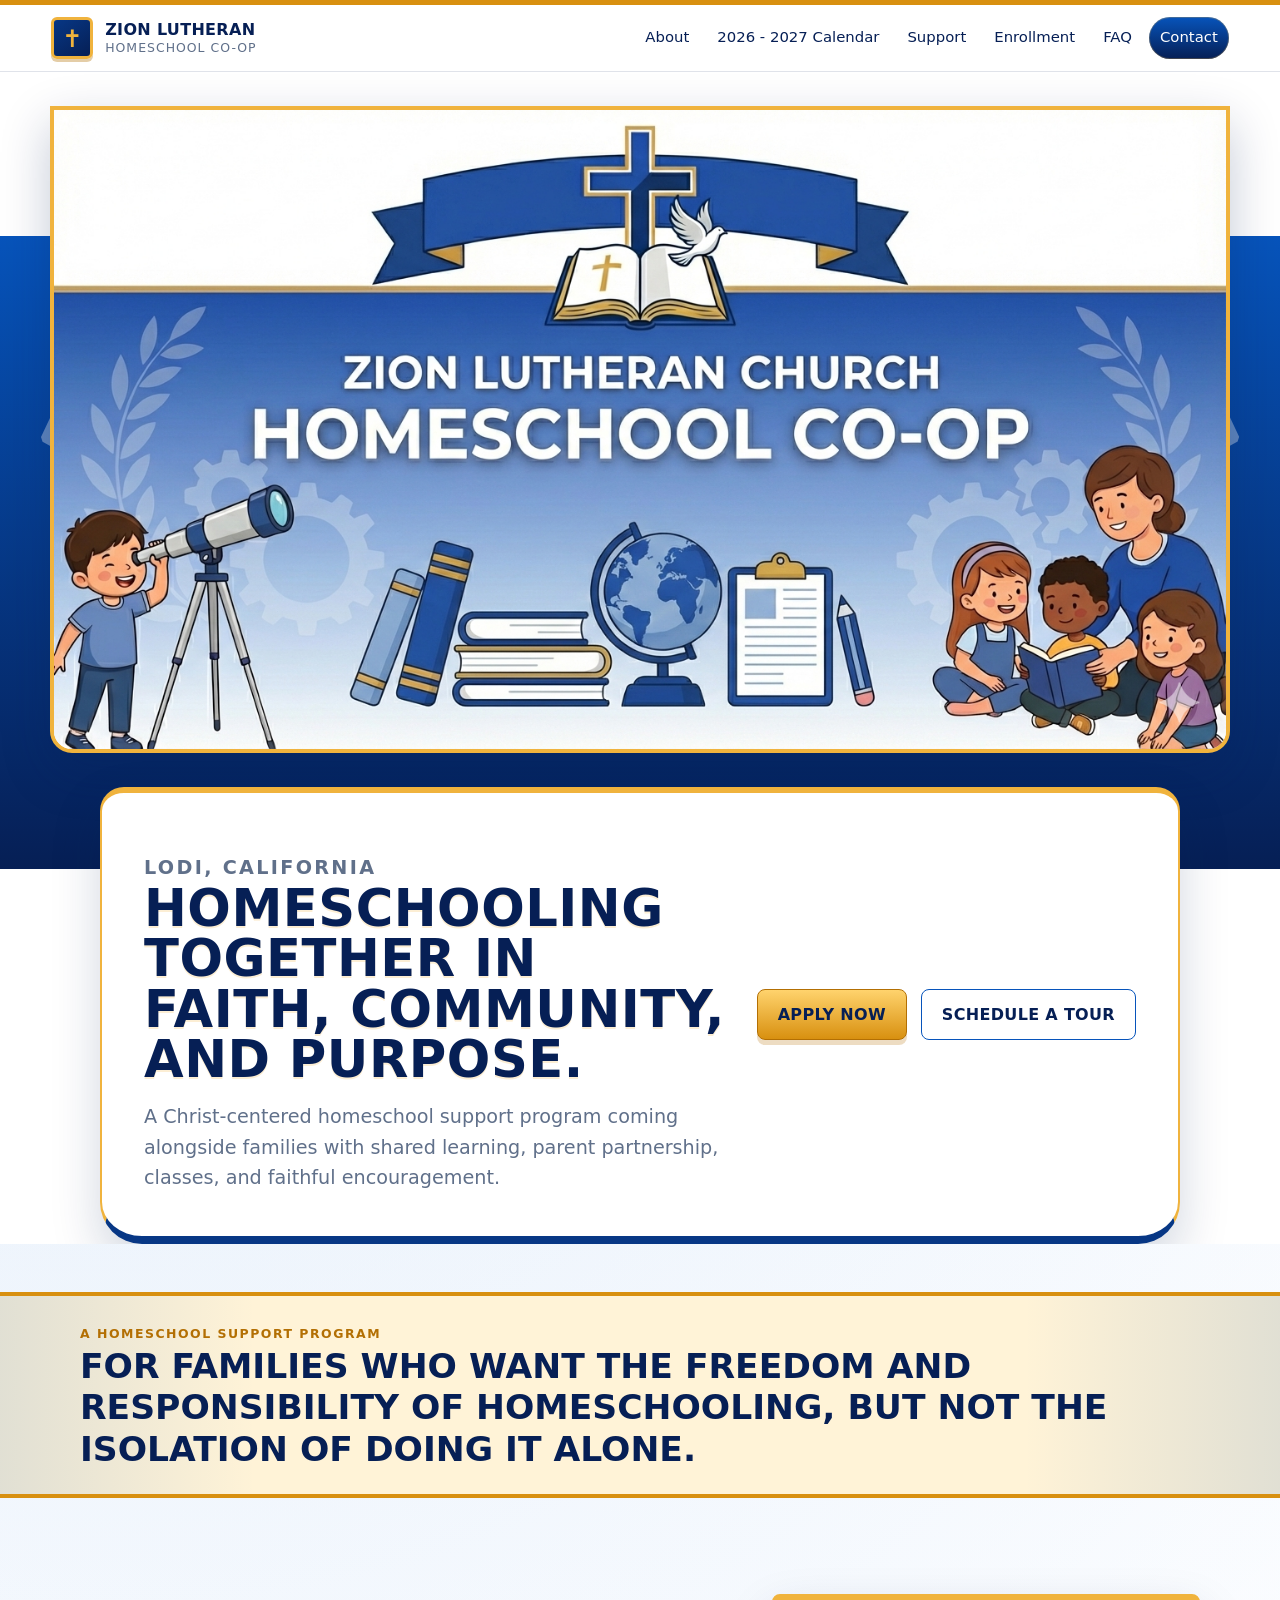
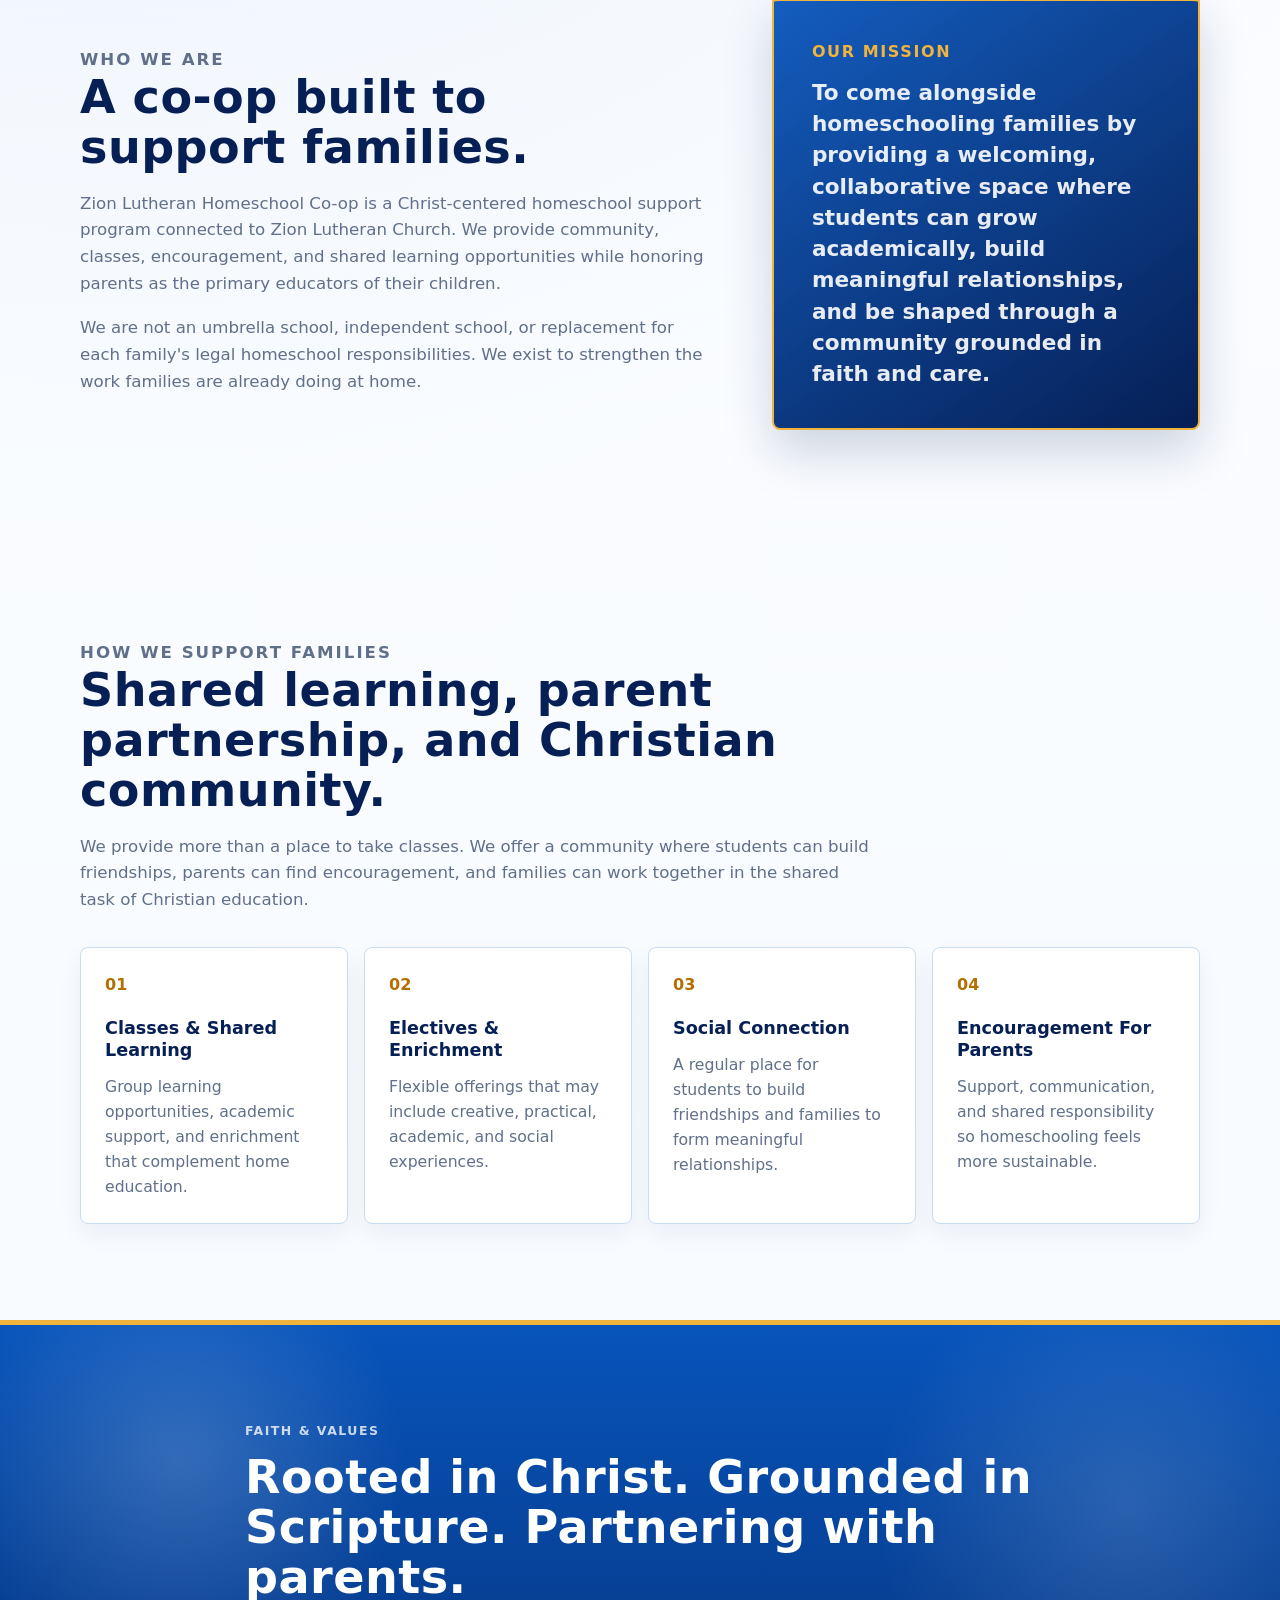
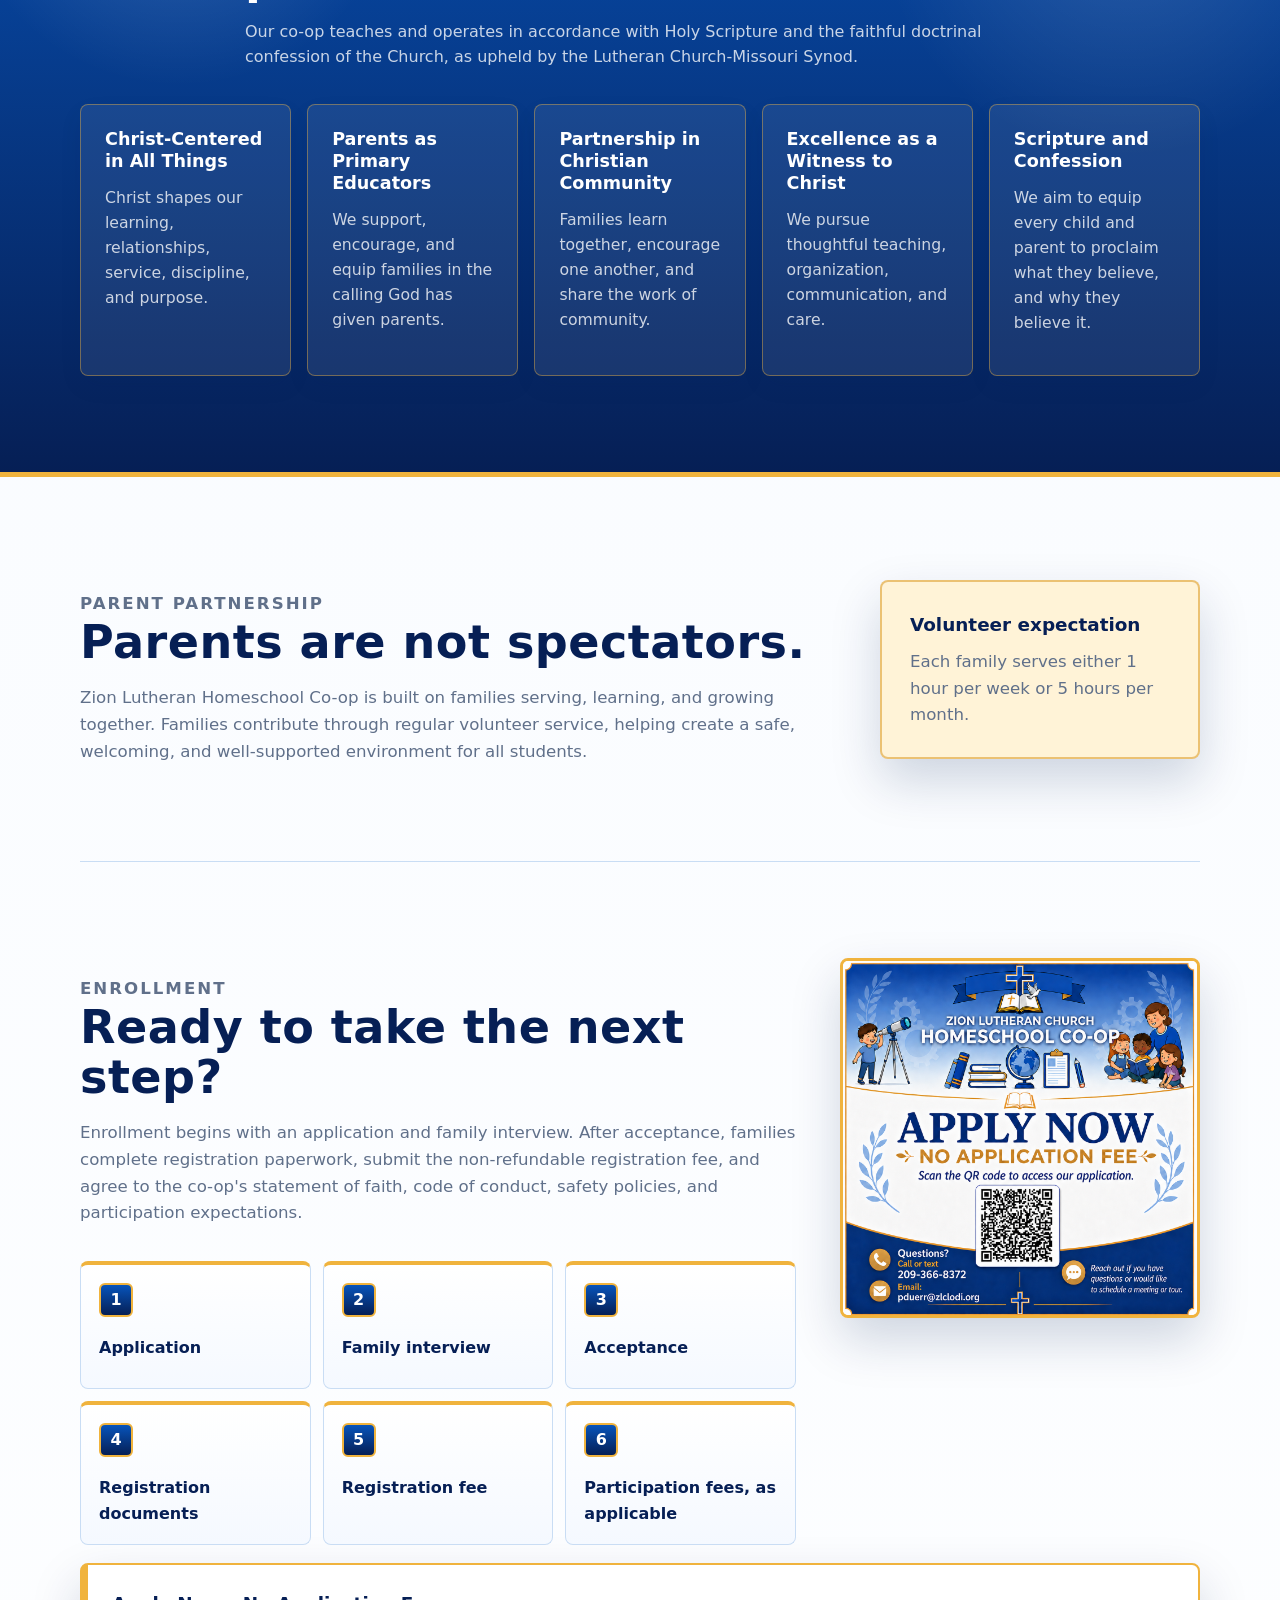
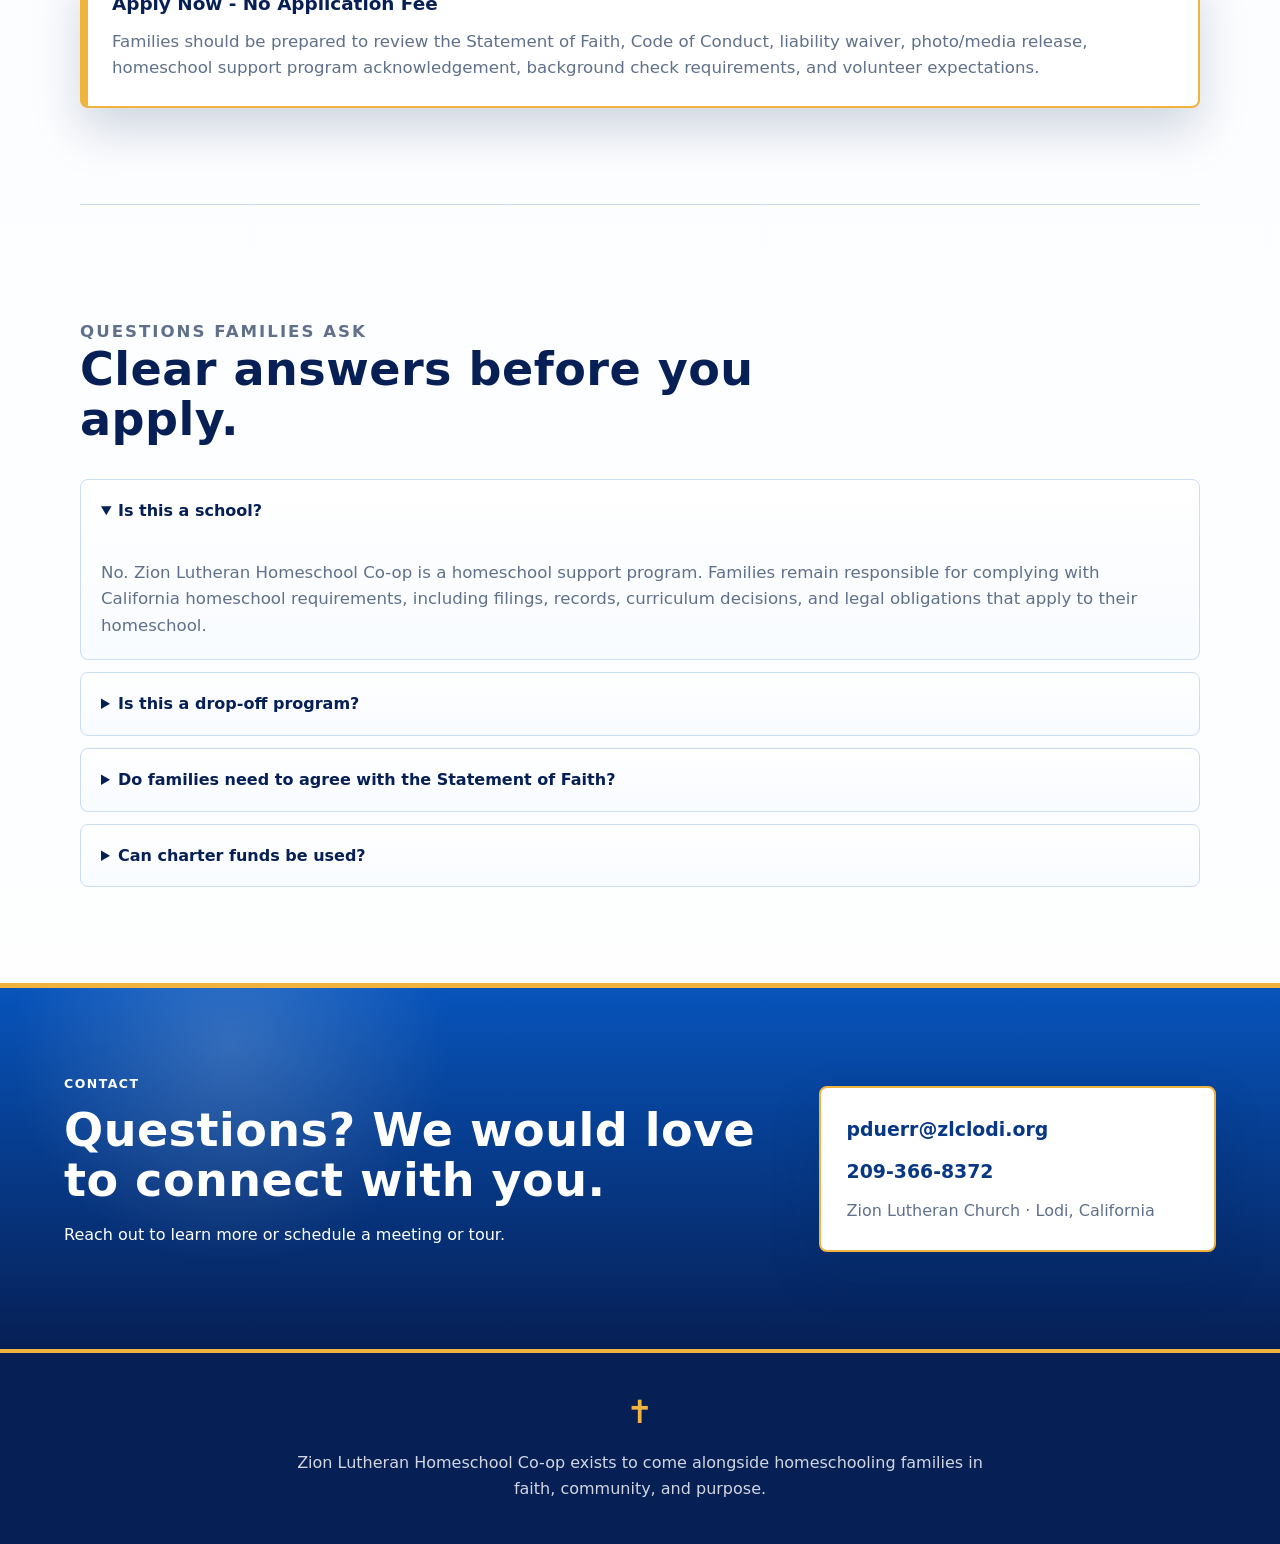
<file: index.html>
<!doctype html>
<html lang="en">
  <head>
    <meta charset="utf-8">
    <meta name="viewport" content="width=device-width, initial-scale=1">
    <title>Zion Lutheran Homeschool Co-op</title>
    <meta
      name="description"
      content="A Christ-centered homeschool support program in Lodi, California, coming alongside families with community, shared learning, classes, and faithful encouragement."
    >
    <link rel="stylesheet" href="styles.css?v=7">
  </head>
  <body>
    <header class="site-header">
      <a class="brand" href="#home" aria-label="Zion Lutheran Homeschool Co-op home">
        <span class="brand-mark" aria-hidden="true">✝</span>
        <span>
          <strong>Zion Lutheran</strong>
          <small>Homeschool Co-op</small>
        </span>
      </a>
      <nav class="site-nav" aria-label="Primary navigation">
        <a href="about.html">About</a>
        <a href="calendar.html">2026 - 2027 Calendar</a>
        <a href="#support">Support</a>
        <a href="#enrollment">Enrollment</a>
        <a href="faq.html">FAQ</a>
        <a class="nav-cta" href="#contact">Contact</a>
      </nav>
    </header>

    <main id="home">
      <section class="hero">
        <div class="hero-banner">
          <img src="assets/co-op-banner.png" alt="Zion Lutheran Church Homeschool Co-op banner with cross, Bible, dove, students, books, and learning icons">
        </div>
        <div class="hero-content">
          <div class="hero-copy">
            <p class="eyebrow">Lodi, California</p>
            <h1>Homeschooling together in faith, community, and purpose.</h1>
            <p>
              A Christ-centered homeschool support program coming alongside families
              with shared learning, parent partnership, classes, and faithful encouragement.
            </p>
          </div>
          <div class="hero-actions">
            <a class="button primary" href="https://forms.gle/zPcEsRMwSFGYC8QD8">Apply Now</a>
            <a class="button secondary" href="mailto:pduerr@zlclodi.org?subject=Homeschool%20Co-op%20Tour%20Request">Schedule a Tour</a>
          </div>
        </div>
      </section>

      <section class="intro-band" aria-label="Program positioning">
        <div>
          <span class="mini-label">A homeschool support program</span>
          <p>
            For families who want the freedom and responsibility of homeschooling,
            but not the isolation of doing it alone.
          </p>
        </div>
      </section>

      <section class="section split" id="about">
        <div>
          <p class="eyebrow">Who We Are</p>
          <h2>A co-op built to support families.</h2>
          <p>
            Zion Lutheran Homeschool Co-op is a Christ-centered homeschool support program
            connected to Zion Lutheran Church. We provide community, classes, encouragement,
            and shared learning opportunities while honoring parents as the primary educators
            of their children.
          </p>
          <p>
            We are not an umbrella school, independent school, or replacement for each family's
            legal homeschool responsibilities. We exist to strengthen the work families are
            already doing at home.
          </p>
        </div>
        <aside class="mission-panel">
          <span class="panel-title">Our Mission</span>
          <p>
            To come alongside homeschooling families by providing a welcoming, collaborative
            space where students can grow academically, build meaningful relationships, and be
            shaped through a community grounded in faith and care.
          </p>
        </aside>
      </section>

      <section class="section" id="support">
        <div class="section-heading">
          <p class="eyebrow">How We Support Families</p>
          <h2>Shared learning, parent partnership, and Christian community.</h2>
          <p>
            We provide more than a place to take classes. We offer a community where students
            can build friendships, parents can find encouragement, and families can work
            together in the shared task of Christian education.
          </p>
        </div>
        <div class="feature-grid">
          <article>
            <span aria-hidden="true">01</span>
            <h3>Classes &amp; Shared Learning</h3>
            <p>Group learning opportunities, academic support, and enrichment that complement home education.</p>
          </article>
          <article>
            <span aria-hidden="true">02</span>
            <h3>Electives &amp; Enrichment</h3>
            <p>Flexible offerings that may include creative, practical, academic, and social experiences.</p>
          </article>
          <article>
            <span aria-hidden="true">03</span>
            <h3>Social Connection</h3>
            <p>A regular place for students to build friendships and families to form meaningful relationships.</p>
          </article>
          <article>
            <span aria-hidden="true">04</span>
            <h3>Encouragement For Parents</h3>
            <p>Support, communication, and shared responsibility so homeschooling feels more sustainable.</p>
          </article>
        </div>
      </section>

      <section class="values-section" id="faith">
        <div class="section-heading light">
          <p class="eyebrow">Faith &amp; Values</p>
          <h2>Rooted in Christ. Grounded in Scripture. Partnering with parents.</h2>
          <p>
            Our co-op teaches and operates in accordance with Holy Scripture and the faithful
            doctrinal confession of the Church, as upheld by the Lutheran Church-Missouri Synod.
          </p>
        </div>
        <div class="values-grid">
          <article>
            <h3>Christ-Centered in All Things</h3>
            <p>Christ shapes our learning, relationships, service, discipline, and purpose.</p>
          </article>
          <article>
            <h3>Parents as Primary Educators</h3>
            <p>We support, encourage, and equip families in the calling God has given parents.</p>
          </article>
          <article>
            <h3>Partnership in Christian Community</h3>
            <p>Families learn together, encourage one another, and share the work of community.</p>
          </article>
          <article>
            <h3>Excellence as a Witness to Christ</h3>
            <p>We pursue thoughtful teaching, organization, communication, and care.</p>
          </article>
          <article>
            <h3>Scripture and Confession</h3>
            <p>We aim to equip every child and parent to proclaim what they believe, and why they believe it.</p>
          </article>
        </div>
      </section>

      <section class="section parent-band">
        <div>
          <p class="eyebrow">Parent Partnership</p>
          <h2>Parents are not spectators.</h2>
          <p>
            Zion Lutheran Homeschool Co-op is built on families serving, learning, and growing
            together. Families contribute through regular volunteer service, helping create a
            safe, welcoming, and well-supported environment for all students.
          </p>
        </div>
        <div class="commitment">
          <strong>Volunteer expectation</strong>
          <p>Each family serves either 1 hour per week or 5 hours per month.</p>
        </div>
      </section>

      <section class="section enrollment" id="enrollment">
        <div class="enrollment-layout">
          <div>
            <div class="section-heading">
              <p class="eyebrow">Enrollment</p>
              <h2>Ready to take the next step?</h2>
              <p>
                Enrollment begins with an application and family interview. After acceptance,
                families complete registration paperwork, submit the non-refundable registration
                fee, and agree to the co-op's statement of faith, code of conduct, safety policies,
                and participation expectations.
              </p>
            </div>
            <ol class="steps">
              <li><span>1</span>Application</li>
              <li><span>2</span>Family interview</li>
              <li><span>3</span>Acceptance</li>
              <li><span>4</span>Registration documents</li>
              <li><span>5</span>Registration fee</li>
              <li><span>6</span>Participation fees, as applicable</li>
            </ol>
          </div>
          <figure class="apply-art">
            <a href="https://forms.gle/zPcEsRMwSFGYC8QD8" aria-label="Open the homeschool co-op application form">
              <img src="assets/facebook-apply-now-ad.png" alt="Apply now, no application fee advertisement for Zion Lutheran Church Homeschool Co-op">
            </a>
          </figure>
        </div>
        <div class="callout">
          <strong><a href="https://forms.gle/zPcEsRMwSFGYC8QD8">Apply Now - No Application Fee</a></strong>
          <p>
            Families should be prepared to review the Statement of Faith, Code of Conduct,
            liability waiver, photo/media release, homeschool support program acknowledgement,
            background check requirements, and volunteer expectations.
          </p>
        </div>
      </section>

      <section class="section faq" id="faq">
        <div class="section-heading">
          <p class="eyebrow">Questions Families Ask</p>
          <h2>Clear answers before you apply.</h2>
        </div>
        <div class="faq-list">
          <details open>
            <summary>Is this a school?</summary>
            <p>
              No. Zion Lutheran Homeschool Co-op is a homeschool support program. Families
              remain responsible for complying with California homeschool requirements,
              including filings, records, curriculum decisions, and legal obligations that
              apply to their homeschool.
            </p>
          </details>
          <details>
            <summary>Is this a drop-off program?</summary>
            <p>
              The co-op is built around parent partnership. Parents remain actively involved
              through service, communication, and shared responsibility.
            </p>
          </details>
          <details>
            <summary>Do families need to agree with the Statement of Faith?</summary>
            <p>
              Participating families are asked to review and acknowledge the co-op's faith
              commitments as part of the enrollment process.
            </p>
          </details>
          <details>
            <summary>Can charter funds be used?</summary>
            <p>
              Families using charter school funds should check directly with their charter
              school regarding what, if any, secular services may be eligible. Religious
              programming, chapel, Bible instruction, catechism, and co-op membership should
              not be presented as charter-funded services.
            </p>
          </details>
        </div>
      </section>

      <section class="contact-section" id="contact">
        <div>
          <p class="eyebrow">Contact</p>
          <h2>Questions? We would love to connect with you.</h2>
          <p>Reach out to learn more or schedule a meeting or tour.</p>
        </div>
        <div class="contact-card">
          <a href="mailto:pduerr@zlclodi.org">pduerr@zlclodi.org</a>
          <a href="tel:+12093668372">209-366-8372</a>
          <span>Zion Lutheran Church · Lodi, California</span>
        </div>
      </section>
    </main>

    <footer class="site-footer">
      <span class="footer-cross" aria-hidden="true">✝</span>
      <p>
        Zion Lutheran Homeschool Co-op exists to come alongside homeschooling families
        in faith, community, and purpose.
      </p>
    </footer>
  </body>
</html>
</file>
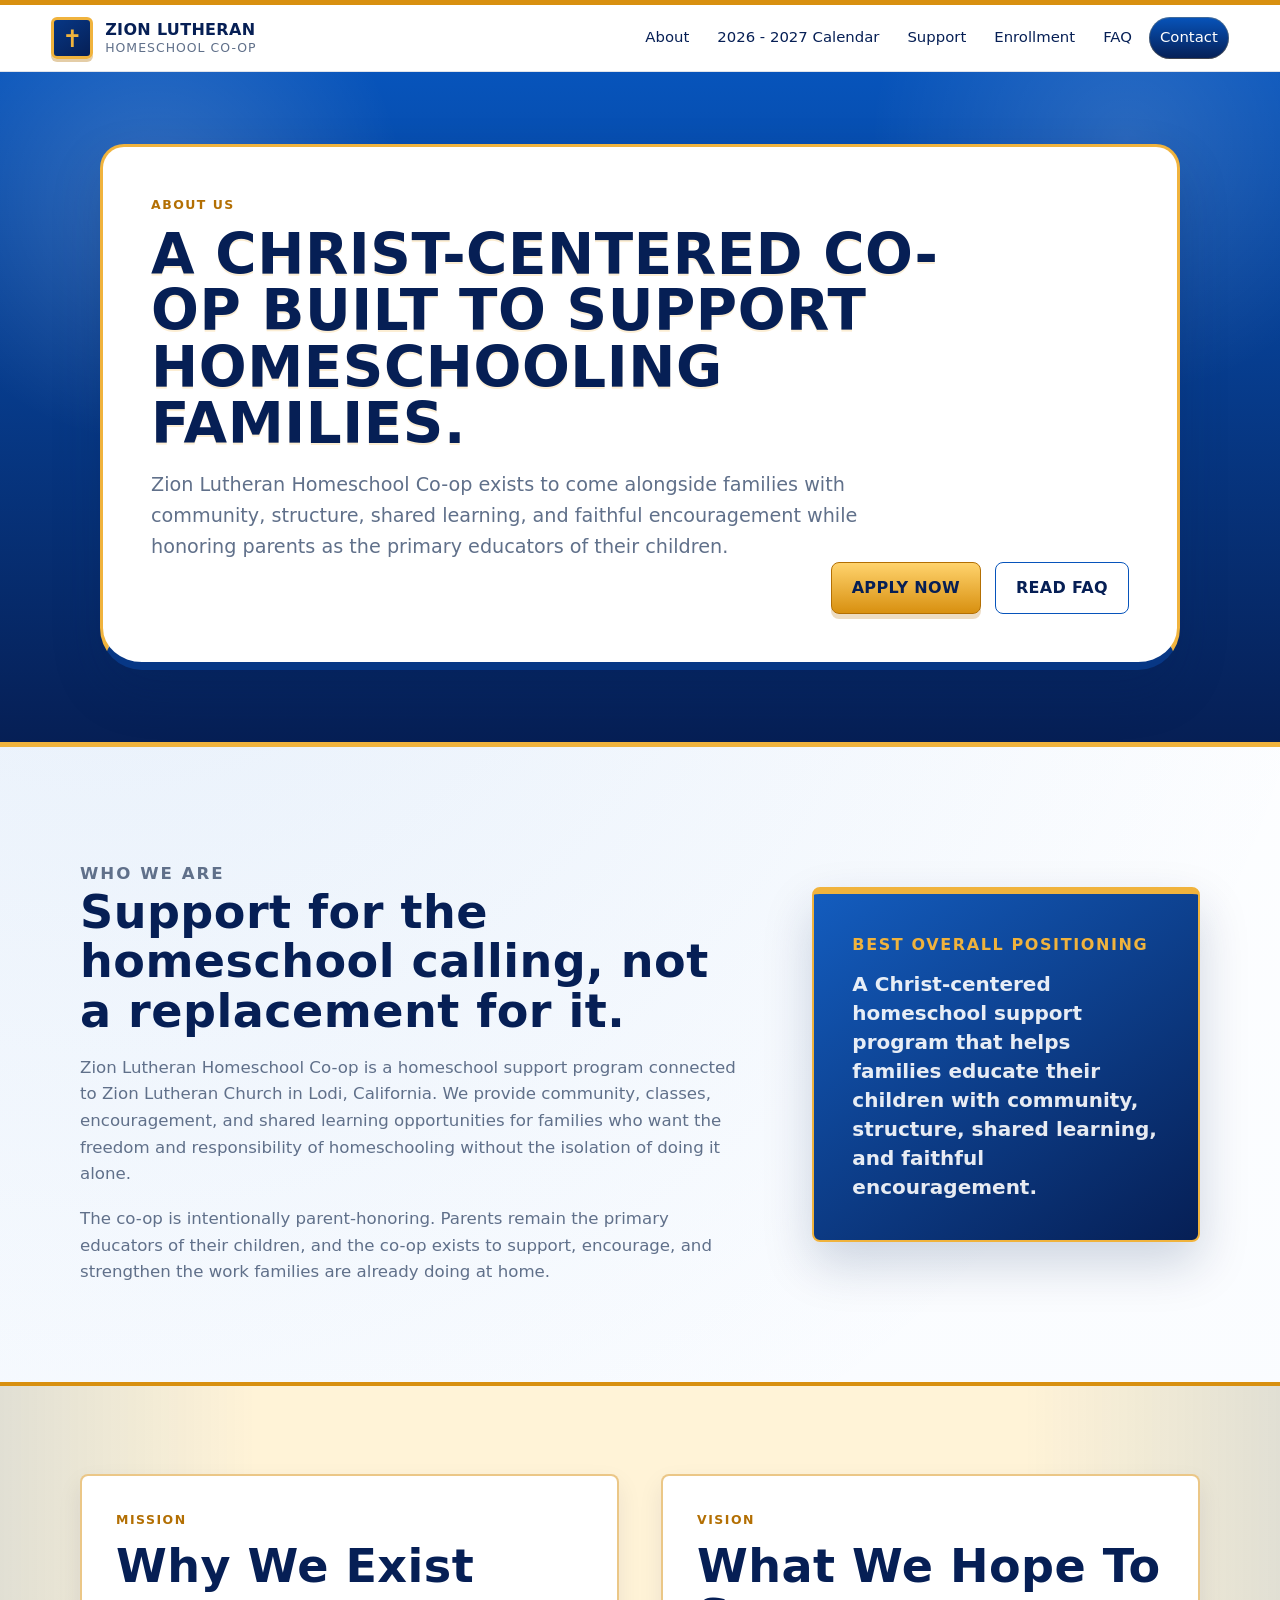
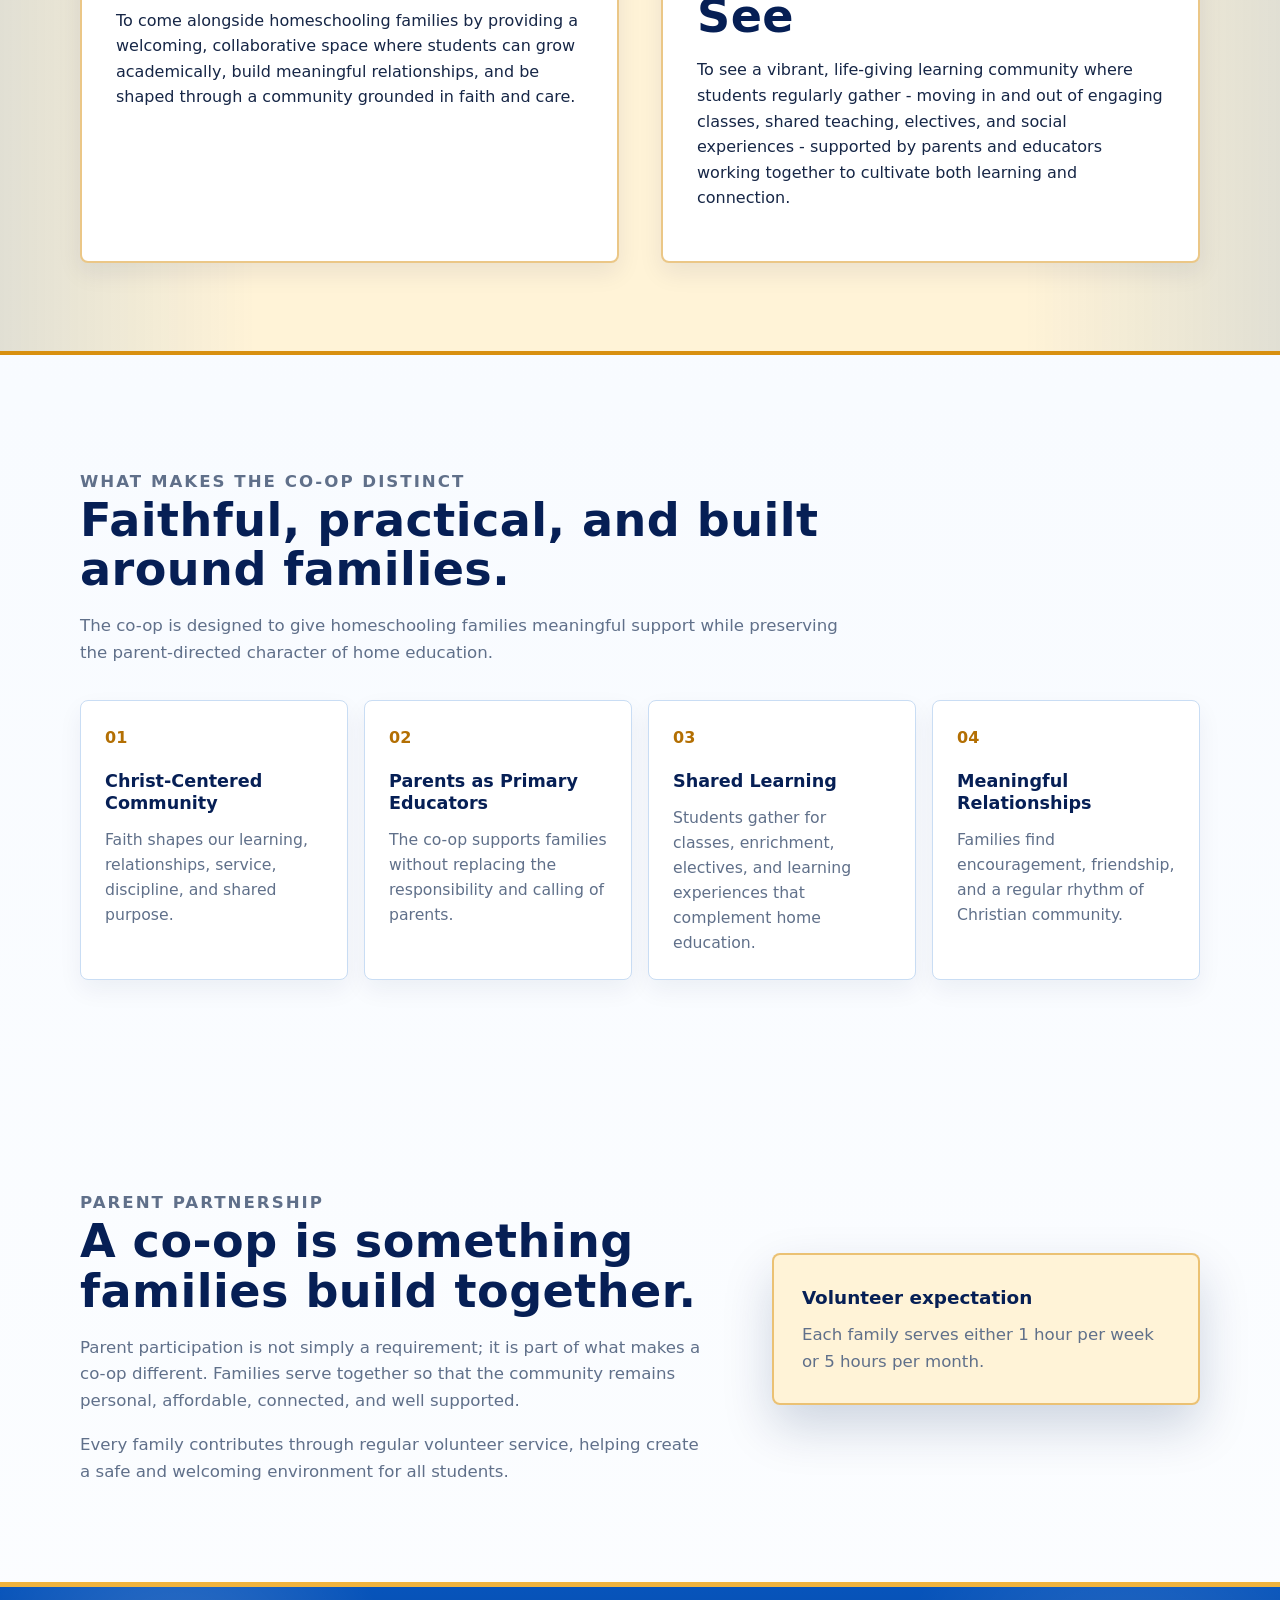
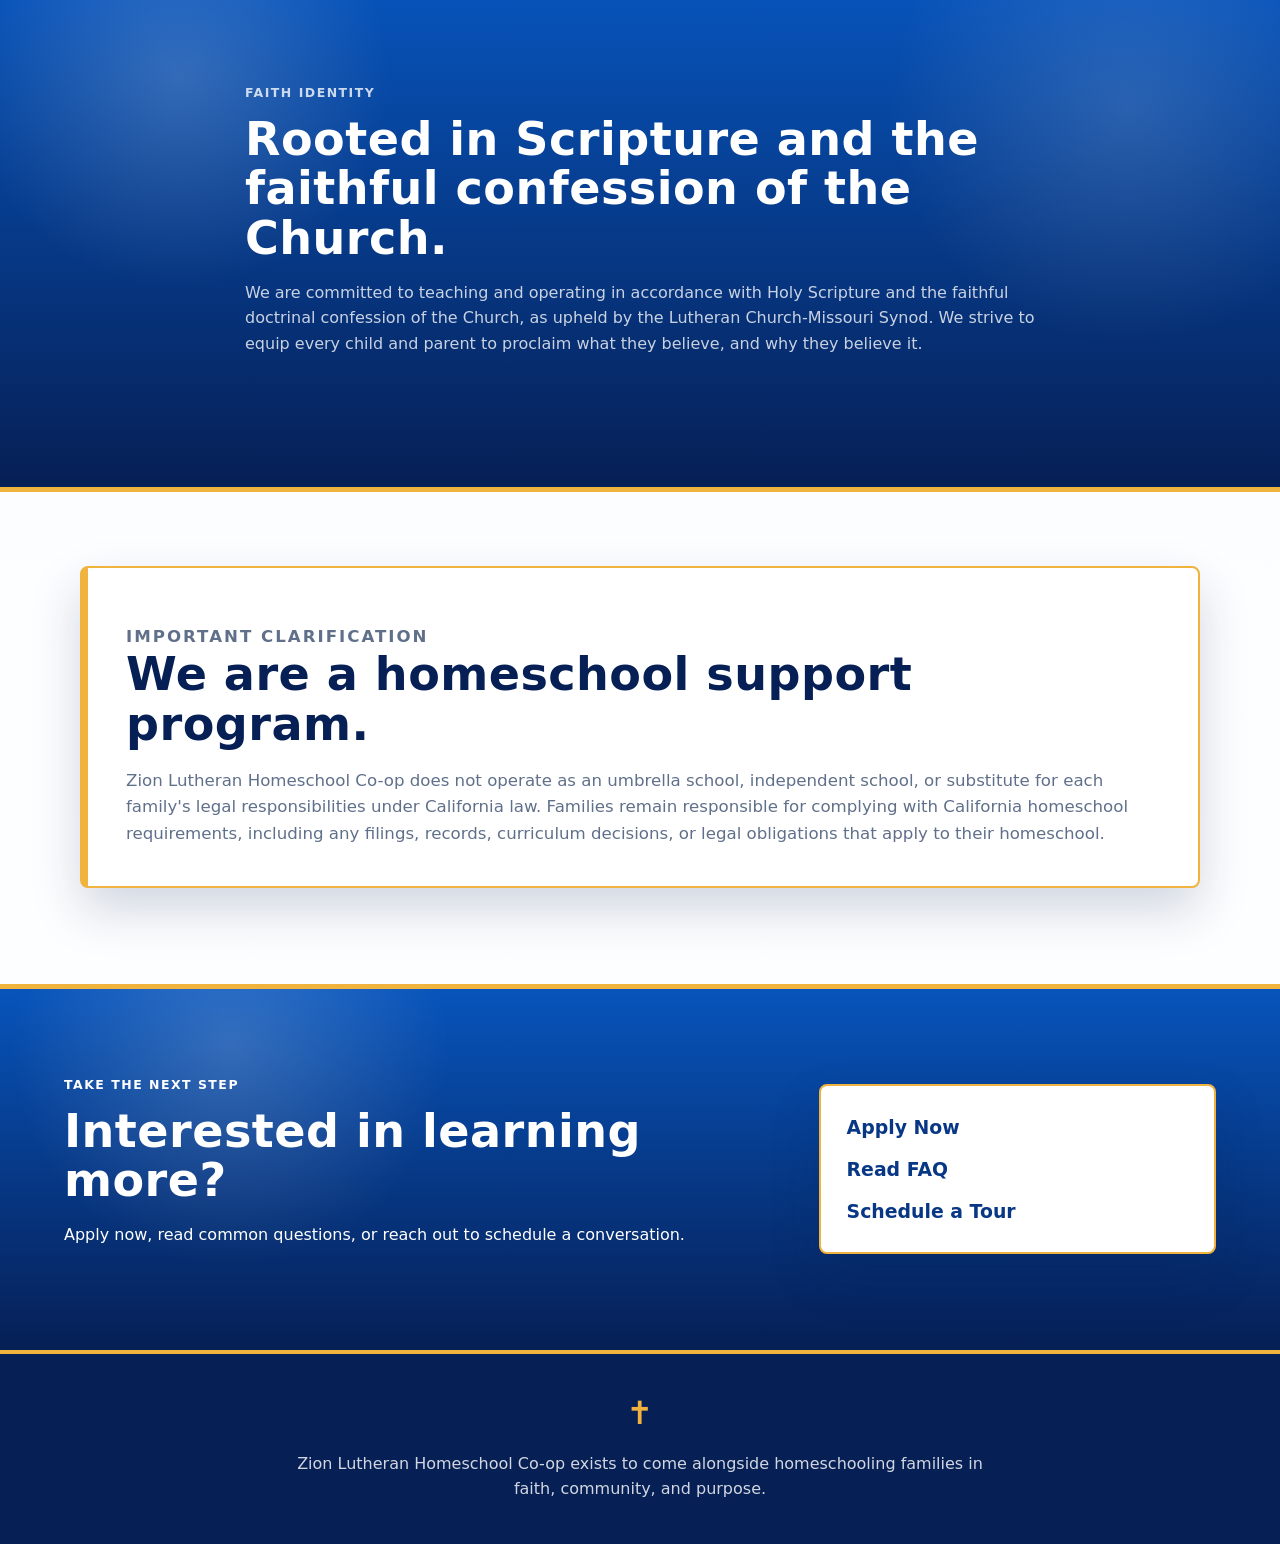
<file: about.html>
<!doctype html>
<html lang="en">
  <head>
    <meta charset="utf-8">
    <meta name="viewport" content="width=device-width, initial-scale=1">
    <title>About Us | Zion Lutheran Homeschool Co-op</title>
    <meta
      name="description"
      content="Learn about Zion Lutheran Homeschool Co-op, a Christ-centered homeschool support program in Lodi, California, built around parent partnership and Christian community."
    >
    <link rel="stylesheet" href="styles.css?v=7">
  </head>
  <body>
    <header class="site-header">
      <a class="brand" href="index.html" aria-label="Zion Lutheran Homeschool Co-op home">
        <span class="brand-mark" aria-hidden="true">✝</span>
        <span>
          <strong>Zion Lutheran</strong>
          <small>Homeschool Co-op</small>
        </span>
      </a>
      <nav class="site-nav" aria-label="Primary navigation">
        <a href="about.html" aria-current="page">About</a>
        <a href="calendar.html">2026 - 2027 Calendar</a>
        <a href="index.html#support">Support</a>
        <a href="index.html#enrollment">Enrollment</a>
        <a href="faq.html">FAQ</a>
        <a class="nav-cta" href="mailto:pduerr@zlclodi.org?subject=Homeschool%20Co-op%20Question">Contact</a>
      </nav>
    </header>

    <main>
      <section class="page-hero">
        <div class="page-hero-card">
          <p class="eyebrow">About Us</p>
          <h1>A Christ-centered co-op built to support homeschooling families.</h1>
          <p>
            Zion Lutheran Homeschool Co-op exists to come alongside families with
            community, structure, shared learning, and faithful encouragement while
            honoring parents as the primary educators of their children.
          </p>
          <div class="hero-actions">
            <a class="button primary" href="https://forms.gle/zPcEsRMwSFGYC8QD8">Apply Now</a>
            <a class="button secondary" href="faq.html">Read FAQ</a>
          </div>
        </div>
      </section>

      <section class="section about-intro">
        <div class="about-grid">
          <div>
            <p class="eyebrow">Who We Are</p>
            <h2>Support for the homeschool calling, not a replacement for it.</h2>
            <p>
              Zion Lutheran Homeschool Co-op is a homeschool support program connected
              to Zion Lutheran Church in Lodi, California. We provide community, classes,
              encouragement, and shared learning opportunities for families who want the
              freedom and responsibility of homeschooling without the isolation of doing
              it alone.
            </p>
            <p>
              The co-op is intentionally parent-honoring. Parents remain the primary
              educators of their children, and the co-op exists to support, encourage,
              and strengthen the work families are already doing at home.
            </p>
          </div>
          <aside class="about-highlight">
            <span class="panel-title">Best Overall Positioning</span>
            <p>
              A Christ-centered homeschool support program that helps families educate
              their children with community, structure, shared learning, and faithful
              encouragement.
            </p>
          </aside>
        </div>
      </section>

      <section class="statement-band">
        <div class="statement-grid">
          <article>
            <p class="eyebrow">Mission</p>
            <h2>Why We Exist</h2>
            <p>
              To come alongside homeschooling families by providing a welcoming,
              collaborative space where students can grow academically, build meaningful
              relationships, and be shaped through a community grounded in faith and care.
            </p>
          </article>
          <article>
            <p class="eyebrow">Vision</p>
            <h2>What We Hope To See</h2>
            <p>
              To see a vibrant, life-giving learning community where students regularly
              gather - moving in and out of engaging classes, shared teaching, electives,
              and social experiences - supported by parents and educators working together
              to cultivate both learning and connection.
            </p>
          </article>
        </div>
      </section>

      <section class="section">
        <div class="section-heading">
          <p class="eyebrow">What Makes The Co-op Distinct</p>
          <h2>Faithful, practical, and built around families.</h2>
          <p>
            The co-op is designed to give homeschooling families meaningful support while
            preserving the parent-directed character of home education.
          </p>
        </div>
        <div class="feature-grid about-feature-grid">
          <article>
            <span aria-hidden="true">01</span>
            <h3>Christ-Centered Community</h3>
            <p>Faith shapes our learning, relationships, service, discipline, and shared purpose.</p>
          </article>
          <article>
            <span aria-hidden="true">02</span>
            <h3>Parents as Primary Educators</h3>
            <p>The co-op supports families without replacing the responsibility and calling of parents.</p>
          </article>
          <article>
            <span aria-hidden="true">03</span>
            <h3>Shared Learning</h3>
            <p>Students gather for classes, enrichment, electives, and learning experiences that complement home education.</p>
          </article>
          <article>
            <span aria-hidden="true">04</span>
            <h3>Meaningful Relationships</h3>
            <p>Families find encouragement, friendship, and a regular rhythm of Christian community.</p>
          </article>
        </div>
      </section>

      <section class="section split">
        <div>
          <p class="eyebrow">Parent Partnership</p>
          <h2>A co-op is something families build together.</h2>
          <p>
            Parent participation is not simply a requirement; it is part of what makes a
            co-op different. Families serve together so that the community remains
            personal, affordable, connected, and well supported.
          </p>
          <p>
            Every family contributes through regular volunteer service, helping create a
            safe and welcoming environment for all students.
          </p>
        </div>
        <aside class="commitment">
          <strong>Volunteer expectation</strong>
          <p>Each family serves either 1 hour per week or 5 hours per month.</p>
        </aside>
      </section>

      <section class="values-section about-values">
        <div class="section-heading light">
          <p class="eyebrow">Faith Identity</p>
          <h2>Rooted in Scripture and the faithful confession of the Church.</h2>
          <p>
            We are committed to teaching and operating in accordance with Holy Scripture
            and the faithful doctrinal confession of the Church, as upheld by the Lutheran
            Church-Missouri Synod. We strive to equip every child and parent to proclaim
            what they believe, and why they believe it.
          </p>
        </div>
      </section>

      <section class="section clarity-section">
        <div class="clarity-card">
          <p class="eyebrow">Important Clarification</p>
          <h2>We are a homeschool support program.</h2>
          <p>
            Zion Lutheran Homeschool Co-op does not operate as an umbrella school,
            independent school, or substitute for each family's legal responsibilities
            under California law. Families remain responsible for complying with
            California homeschool requirements, including any filings, records,
            curriculum decisions, or legal obligations that apply to their homeschool.
          </p>
        </div>
      </section>

      <section class="contact-section">
        <div>
          <p class="eyebrow">Take The Next Step</p>
          <h2>Interested in learning more?</h2>
          <p>Apply now, read common questions, or reach out to schedule a conversation.</p>
        </div>
        <div class="contact-card">
          <a href="https://forms.gle/zPcEsRMwSFGYC8QD8">Apply Now</a>
          <a href="faq.html">Read FAQ</a>
          <a href="mailto:pduerr@zlclodi.org?subject=Homeschool%20Co-op%20Tour%20Request">Schedule a Tour</a>
        </div>
      </section>
    </main>

    <footer class="site-footer">
      <span class="footer-cross" aria-hidden="true">✝</span>
      <p>
        Zion Lutheran Homeschool Co-op exists to come alongside homeschooling families
        in faith, community, and purpose.
      </p>
    </footer>
  </body>
</html>
</file>
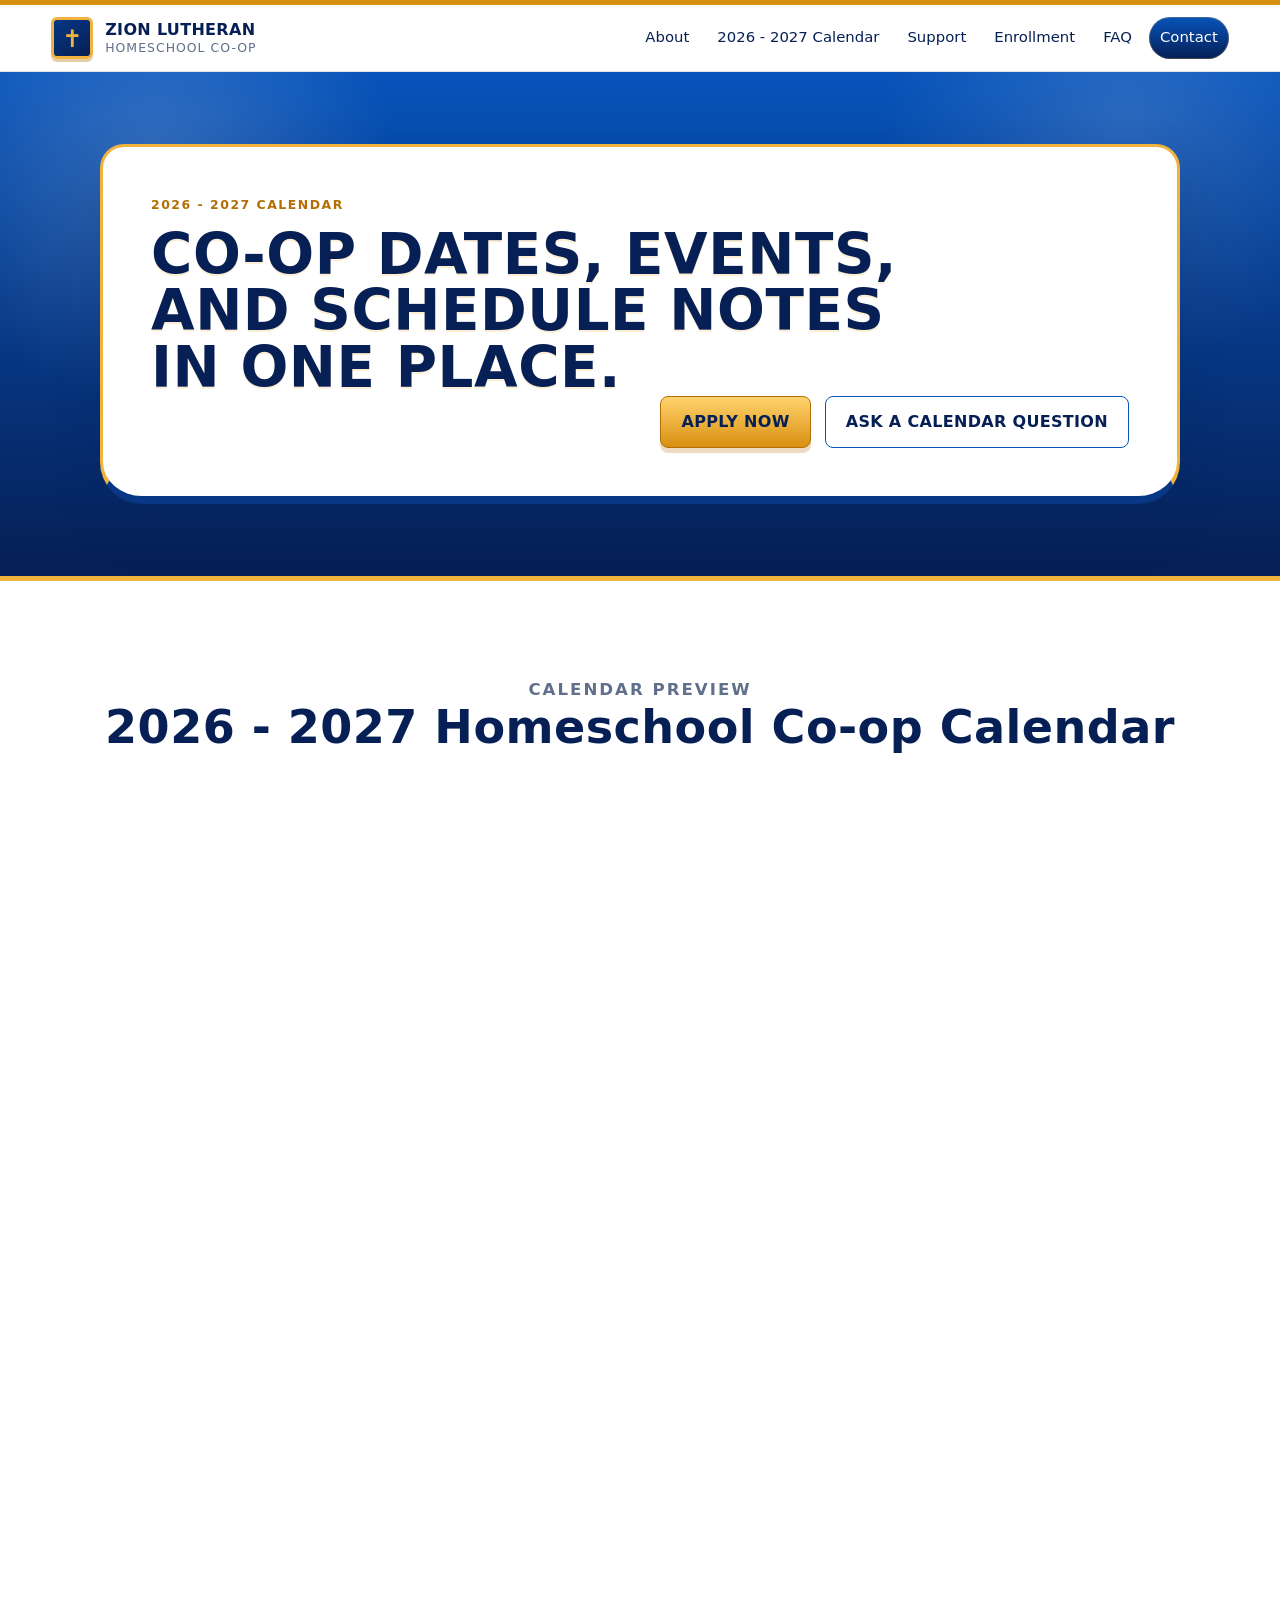
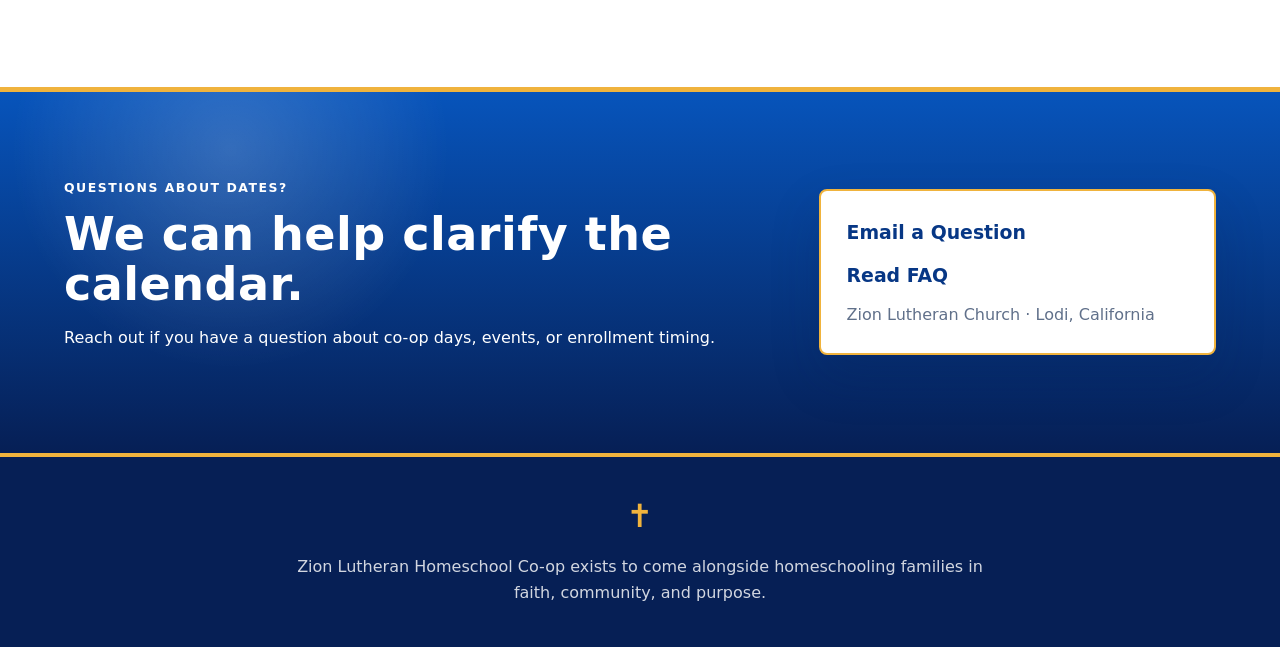
<file: calendar.html>
<!doctype html>
<html lang="en">
  <head>
    <meta charset="utf-8">
    <meta name="viewport" content="width=device-width, initial-scale=1">
    <title>2026 - 2027 Calendar | Zion Lutheran Homeschool Co-op</title>
    <meta
      name="description"
      content="View the 2026 - 2027 Zion Lutheran Homeschool Co-op calendar."
    >
    <link rel="stylesheet" href="styles.css?v=43">
  </head>
  <body>
    <header class="site-header">
      <a class="brand" href="index.html" aria-label="Zion Lutheran Homeschool Co-op home">
        <span class="brand-mark" aria-hidden="true">✝</span>
        <span>
          <strong>Zion Lutheran</strong>
          <small>Homeschool Co-op</small>
        </span>
      </a>
      <nav class="site-nav" aria-label="Primary navigation">
        <a href="about.html">About</a>
        <a href="calendar.html" aria-current="page">2026 - 2027 Calendar</a>
        <a href="index.html#support">Support</a>
        <a href="index.html#enrollment">Enrollment</a>
        <a href="faq.html">FAQ</a>
        <a class="nav-cta" href="mailto:pduerr@zlclodi.org?subject=Homeschool%20Co-op%20Question">Contact</a>
      </nav>
    </header>

    <main>
      <section class="page-hero">
        <div class="page-hero-card">
          <p class="eyebrow">2026 - 2027 Calendar</p>
          <h1>Co-op dates, events, and schedule notes in one place.</h1>
        
          <div class="hero-actions">
            <a class="button primary" href="https://forms.gle/zPcEsRMwSFGYC8QD8">Apply Now</a>
            <a class="button secondary" href="mailto:pduerr@zlclodi.org?subject=Homeschool%20Co-op%20Calendar%20Question">Ask a Calendar Question</a>
          </div>
        </div>
      </section>

      <section class="section calendar-section">
        <div class="section-heading">
          <p class="eyebrow">Calendar Preview</p>
          <h2>2026 - 2027 Homeschool Co-op Calendar</h2>
      
        </div>

        <div class="calendar-frame">
          <div class="calendar-crop">
            <iframe
              src="https://docs.google.com/spreadsheets/d/e/2PACX-1vRMyJJsBKUZVAPNOCEoi4Hw3djDZnEYii3Cy_hqc4LhQ95JTyUMFqeQCUaBEfNjAlvPmHK09YrP2Jb2/pubhtml?gid=0&amp;single=true&amp;widget=false&amp;headers=false"
              title="2026 - 2027 Zion Lutheran Homeschool Co-op Calendar"
              width="100%"
              height="800"
              loading="lazy">
            </iframe>
          </div>
        </div>
      </section>

      <section class="contact-section">
        <div>
          <p class="eyebrow">Questions About Dates?</p>
          <h2>We can help clarify the calendar.</h2>
          <p>Reach out if you have a question about co-op days, events, or enrollment timing.</p>
        </div>
        <div class="contact-card">
          <a href="mailto:pduerr@zlclodi.org?subject=Homeschool%20Co-op%20Calendar%20Question">Email a Question</a>
          <a href="faq.html">Read FAQ</a>
          <span>Zion Lutheran Church · Lodi, California</span>
        </div>
      </section>
    </main>

    <footer class="site-footer">
      <span class="footer-cross" aria-hidden="true">✝</span>
      <p>
        Zion Lutheran Homeschool Co-op exists to come alongside homeschooling families
        in faith, community, and purpose.
      </p>
    </footer>
  </body>
</html>
</file>
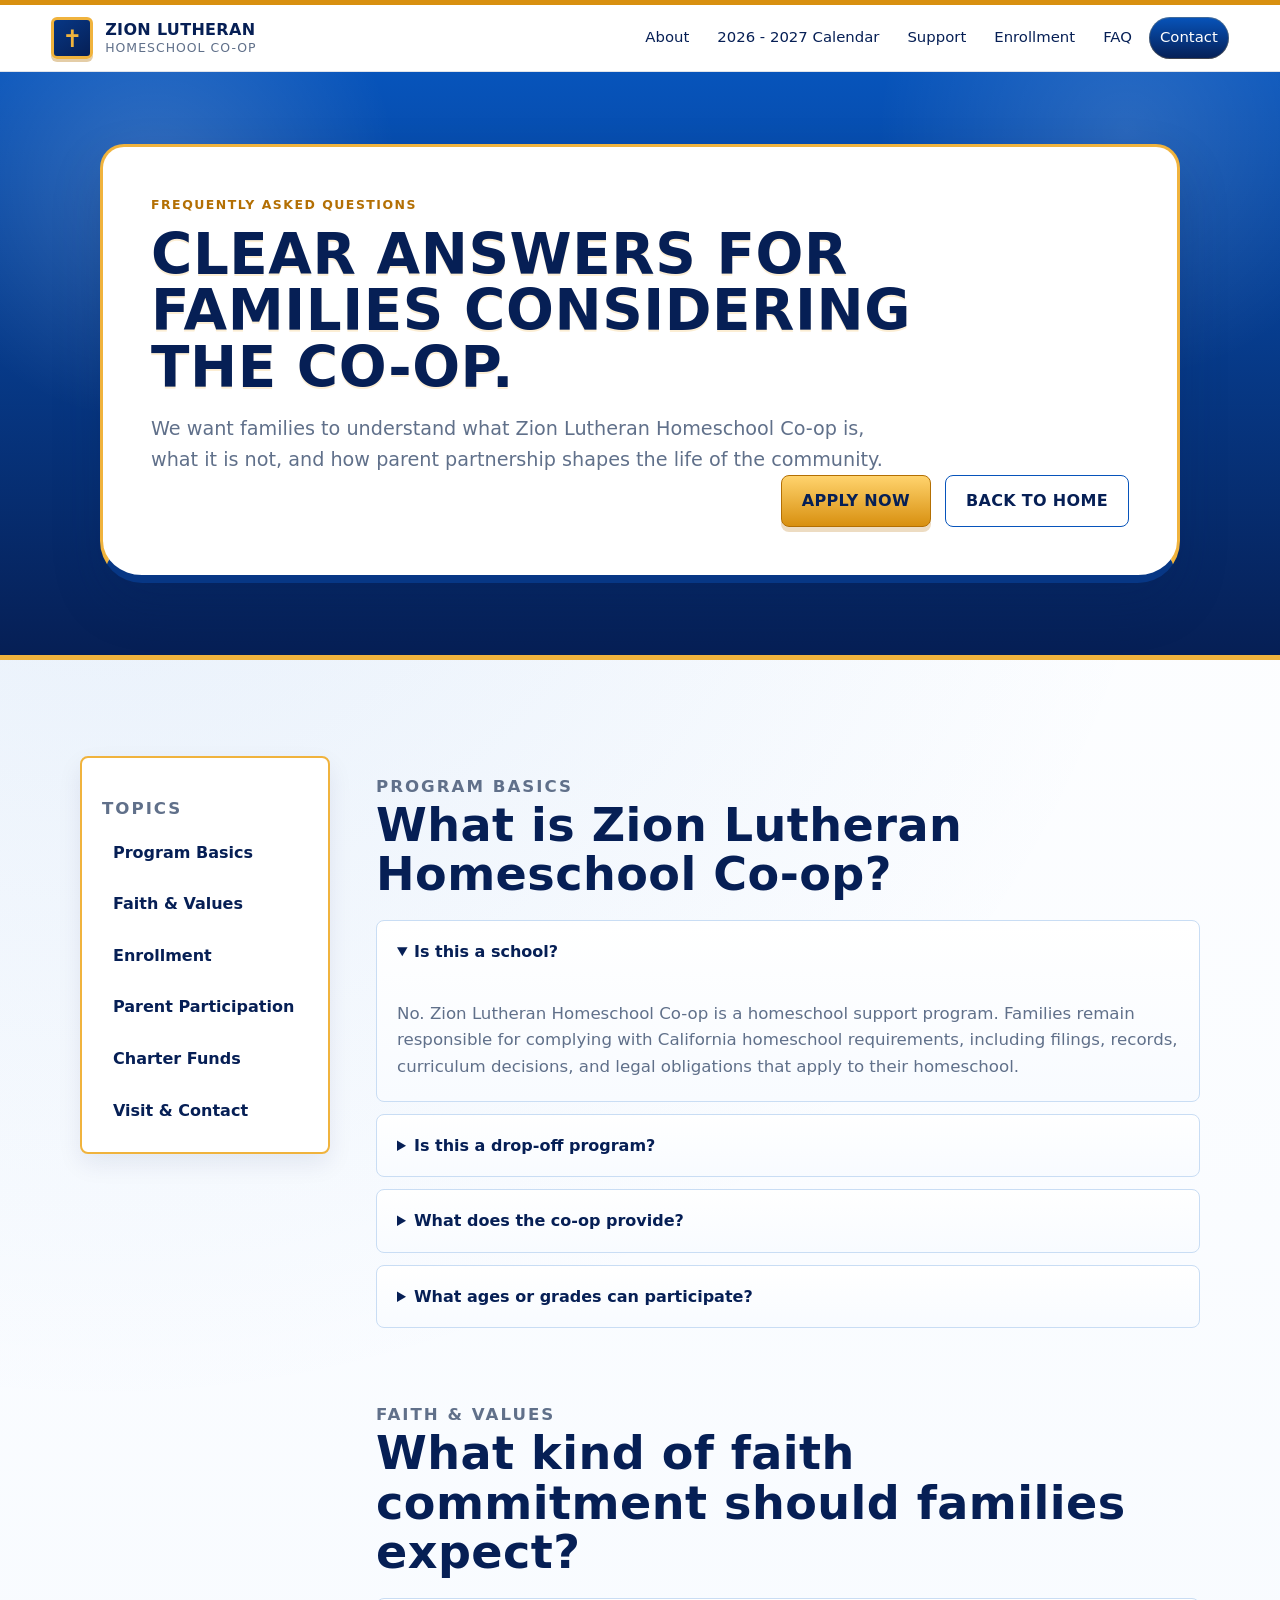
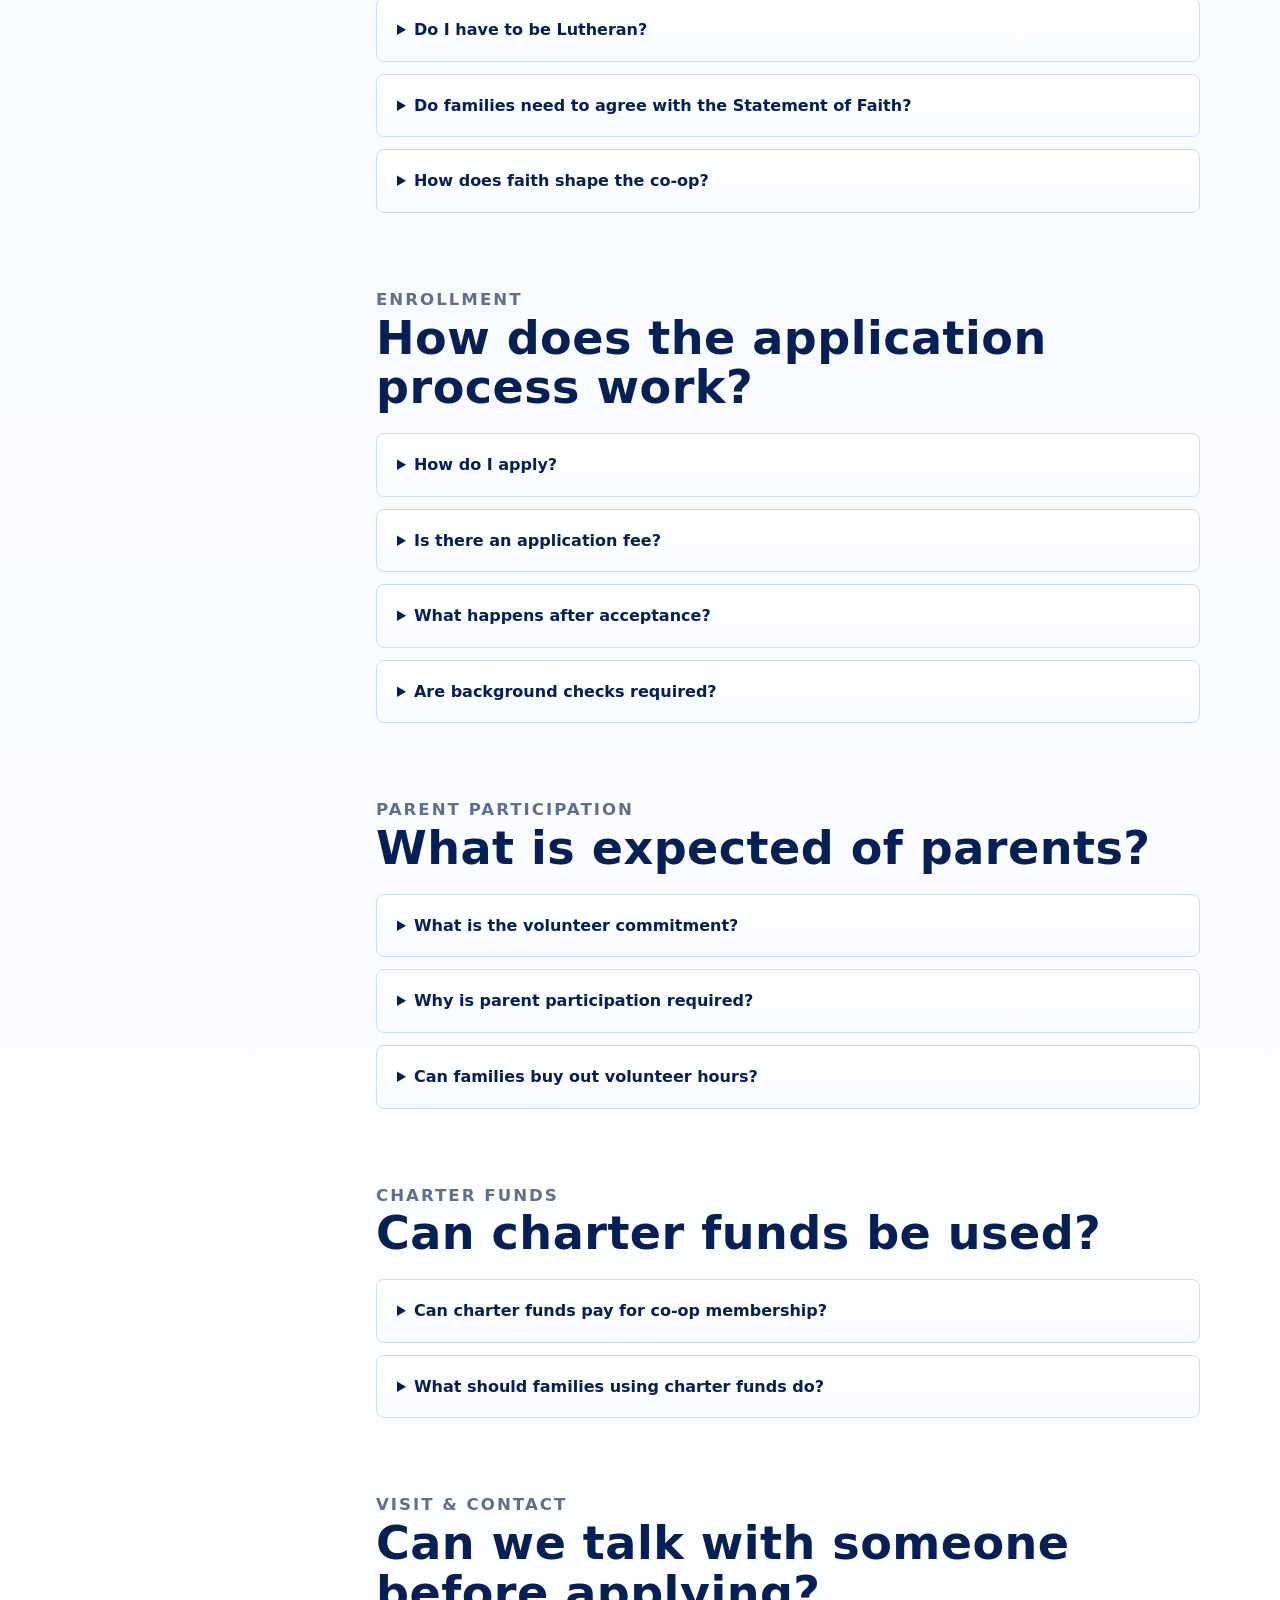
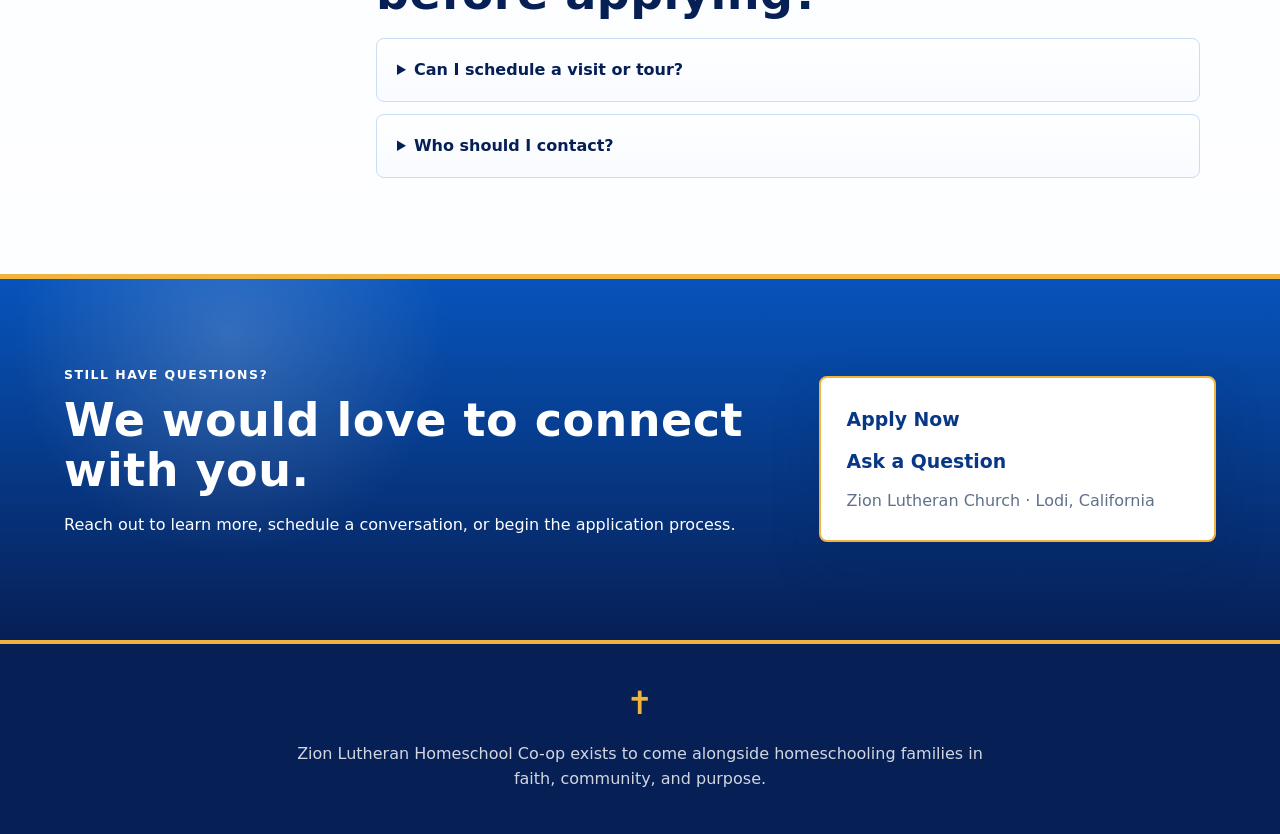
<file: faq.html>
<!doctype html>
<html lang="en">
  <head>
    <meta charset="utf-8">
    <meta name="viewport" content="width=device-width, initial-scale=1">
    <title>FAQ | Zion Lutheran Homeschool Co-op</title>
    <meta
      name="description"
      content="Frequently asked questions about Zion Lutheran Homeschool Co-op, including enrollment, parent participation, faith commitments, and homeschool responsibilities."
    >
    <link rel="stylesheet" href="styles.css?v=7">
  </head>
  <body>
    <header class="site-header">
      <a class="brand" href="index.html" aria-label="Zion Lutheran Homeschool Co-op home">
        <span class="brand-mark" aria-hidden="true">✝</span>
        <span>
          <strong>Zion Lutheran</strong>
          <small>Homeschool Co-op</small>
        </span>
      </a>
      <nav class="site-nav" aria-label="Primary navigation">
        <a href="about.html">About</a>
        <a href="calendar.html">2026 - 2027 Calendar</a>
        <a href="index.html#support">Support</a>
        <a href="index.html#enrollment">Enrollment</a>
        <a href="faq.html" aria-current="page">FAQ</a>
        <a class="nav-cta" href="mailto:pduerr@zlclodi.org?subject=Homeschool%20Co-op%20Question">Contact</a>
      </nav>
    </header>

    <main>
      <section class="page-hero">
        <div class="page-hero-card">
          <p class="eyebrow">Frequently Asked Questions</p>
          <h1>Clear answers for families considering the co-op.</h1>
          <p>
            We want families to understand what Zion Lutheran Homeschool Co-op is,
            what it is not, and how parent partnership shapes the life of the community.
          </p>
          <div class="hero-actions">
            <a class="button primary" href="https://forms.gle/zPcEsRMwSFGYC8QD8">Apply Now</a>
            <a class="button secondary" href="index.html">Back to Home</a>
          </div>
        </div>
      </section>

      <section class="section faq-page">
        <div class="faq-layout">
          <aside class="faq-sidebar" aria-label="FAQ categories">
            <p class="eyebrow">Topics</p>
            <a href="#program">Program Basics</a>
            <a href="#faith">Faith &amp; Values</a>
            <a href="#enrollment">Enrollment</a>
            <a href="#participation">Parent Participation</a>
            <a href="#funding">Charter Funds</a>
            <a href="#visit">Visit &amp; Contact</a>
          </aside>

          <div class="faq-content">
            <section class="faq-group" id="program">
              <p class="eyebrow">Program Basics</p>
              <h2>What is Zion Lutheran Homeschool Co-op?</h2>
              <div class="faq-list">
                <details open>
                  <summary>Is this a school?</summary>
                  <p>
                    No. Zion Lutheran Homeschool Co-op is a homeschool support program.
                    Families remain responsible for complying with California homeschool
                    requirements, including filings, records, curriculum decisions, and
                    legal obligations that apply to their homeschool.
                  </p>
                </details>
                <details>
                  <summary>Is this a drop-off program?</summary>
                  <p>
                    The co-op is built around parent partnership. Parents remain actively
                    involved through service, communication, and shared responsibility.
                  </p>
                </details>
                <details>
                  <summary>What does the co-op provide?</summary>
                  <p>
                    The co-op provides shared learning opportunities, classes, electives,
                    social connection, parent partnership, encouragement, and
                    Christ-centered community.
                  </p>
                </details>
                <details>
                  <summary>What ages or grades can participate?</summary>
                  <p>
                    Age and grade offerings may depend on current enrollment, available
                    teachers, and class planning. Families are encouraged to apply or reach
                    out so we can talk through current options.
                  </p>
                </details>
              </div>
            </section>

            <section class="faq-group" id="faith">
              <p class="eyebrow">Faith &amp; Values</p>
              <h2>What kind of faith commitment should families expect?</h2>
              <div class="faq-list">
                <details>
                  <summary>Do I have to be Lutheran?</summary>
                  <p>
                    Families do not need to already be members of Zion Lutheran Church to
                    ask questions or apply. Participating families should understand that
                    the co-op teaches and operates in accordance with Holy Scripture and
                    the faithful confession of the Lutheran Church-Missouri Synod.
                  </p>
                </details>
                <details>
                  <summary>Do families need to agree with the Statement of Faith?</summary>
                  <p>
                    Participating families are asked to review and acknowledge the co-op's
                    faith commitments as part of the enrollment process.
                  </p>
                </details>
                <details>
                  <summary>How does faith shape the co-op?</summary>
                  <p>
                    Faith is not an add-on. We seek to keep Christ at the center of our
                    learning, relationships, service, discipline, and community life.
                  </p>
                </details>
              </div>
            </section>

            <section class="faq-group" id="enrollment">
              <p class="eyebrow">Enrollment</p>
              <h2>How does the application process work?</h2>
              <div class="faq-list">
                <details>
                  <summary>How do I apply?</summary>
                  <p>
                    Begin by completing the application form. After that, the co-op will
                    follow up regarding the family interview and next steps.
                  </p>
                </details>
                <details>
                  <summary>Is there an application fee?</summary>
                  <p>
                    There is currently no application fee. A non-refundable registration
                    fee is charged after acceptance and completion of required paperwork.
                  </p>
                </details>
                <details>
                  <summary>What happens after acceptance?</summary>
                  <p>
                    Families complete registration paperwork, submit the registration fee,
                    and review required documents such as the Statement of Faith, Code of
                    Conduct, liability waiver, photo/media release, and homeschool support
                    program acknowledgement.
                  </p>
                </details>
                <details>
                  <summary>Are background checks required?</summary>
                  <p>
                    Yes. Background checks are part of the co-op's safety and accountability
                    expectations.
                  </p>
                </details>
              </div>
            </section>

            <section class="faq-group" id="participation">
              <p class="eyebrow">Parent Participation</p>
              <h2>What is expected of parents?</h2>
              <div class="faq-list">
                <details>
                  <summary>What is the volunteer commitment?</summary>
                  <p>
                    Each family serves either 1 hour per week or 5 hours per month. This
                    helps keep the co-op personal, affordable, safe, and well supported.
                  </p>
                </details>
                <details>
                  <summary>Why is parent participation required?</summary>
                  <p>
                    Parent partnership is part of what makes a co-op different. Families
                    serve together so the community remains connected and sustainable.
                  </p>
                </details>
                <details>
                  <summary>Can families buy out volunteer hours?</summary>
                  <p>
                    Special circumstances may allow families to buy out volunteer hours at
                    $100 per hour, subject to director and/or consistory discretion.
                  </p>
                </details>
              </div>
            </section>

            <section class="faq-group" id="funding">
              <p class="eyebrow">Charter Funds</p>
              <h2>Can charter funds be used?</h2>
              <div class="faq-list">
                <details>
                  <summary>Can charter funds pay for co-op membership?</summary>
                  <p>
                    Because Zion Lutheran Homeschool Co-op is a Christ-centered program,
                    co-op membership and religious programming should not be presented as
                    charter-funded services.
                  </p>
                </details>
                <details>
                  <summary>What should families using charter funds do?</summary>
                  <p>
                    Families using charter school funds should check directly with their
                    charter school regarding what, if any, secular services may be eligible.
                    Religious programming, chapel, Bible instruction, catechism, and co-op
                    membership should not be presented as charter-funded services.
                  </p>
                </details>
              </div>
            </section>

            <section class="faq-group" id="visit">
              <p class="eyebrow">Visit &amp; Contact</p>
              <h2>Can we talk with someone before applying?</h2>
              <div class="faq-list">
                <details>
                  <summary>Can I schedule a visit or tour?</summary>
                  <p>
                    Yes. Families are welcome to reach out with questions or to schedule a
                    meeting or tour before applying.
                  </p>
                </details>
                <details>
                  <summary>Who should I contact?</summary>
                  <p>
                    Email <a href="mailto:pduerr@zlclodi.org">pduerr@zlclodi.org</a> or
                    call <a href="tel:+12093668372">209-366-8372</a>.
                  </p>
                </details>
              </div>
            </section>
          </div>
        </div>
      </section>

      <section class="contact-section">
        <div>
          <p class="eyebrow">Still Have Questions?</p>
          <h2>We would love to connect with you.</h2>
          <p>Reach out to learn more, schedule a conversation, or begin the application process.</p>
        </div>
        <div class="contact-card">
          <a href="https://forms.gle/zPcEsRMwSFGYC8QD8">Apply Now</a>
          <a href="mailto:pduerr@zlclodi.org?subject=Homeschool%20Co-op%20Question">Ask a Question</a>
          <span>Zion Lutheran Church · Lodi, California</span>
        </div>
      </section>
    </main>

    <footer class="site-footer">
      <span class="footer-cross" aria-hidden="true">✝</span>
      <p>
        Zion Lutheran Homeschool Co-op exists to come alongside homeschooling families
        in faith, community, and purpose.
      </p>
    </footer>
  </body>
</html>
</file>
<file: styles.css>
:root {
  --blue-950: #061f55;
  --blue-900: #073785;
  --blue-800: #0754bb;
  --blue-700: #1269d1;
  --blue-100: #e7f2ff;
  --gold-700: #b36f03;
  --gold-600: #d89010;
  --gold-500: #f0b33d;
  --gold-100: #fff3d7;
  --sky: #dcecff;
  --ink: #162646;
  --muted: #60708a;
  --paper: #f8fbff;
  --white: #ffffff;
  --line: #c9ddf4;
  --shadow: 0 22px 50px rgba(6, 31, 85, 0.18);
  --radius: 8px;
  font-family: "Avenir Next", Avenir, "Segoe UI", system-ui, -apple-system, sans-serif;
}

* {
  box-sizing: border-box;
}

html {
  scroll-behavior: smooth;
}

body {
  margin: 0;
  color: var(--ink);
  background:
    radial-gradient(circle at 8% 8%, rgba(18, 105, 209, 0.1), transparent 28%),
    linear-gradient(180deg, #ffffff 0%, var(--paper) 42%, #ffffff 100%);
  line-height: 1.6;
}

a {
  color: inherit;
  text-decoration: none;
}

img {
  display: block;
  max-width: 100%;
}

.site-header {
  position: sticky;
  top: 0;
  z-index: 20;
  display: flex;
  align-items: center;
  justify-content: space-between;
  gap: 24px;
  padding: 12px clamp(18px, 4vw, 56px);
  background: rgba(255, 255, 255, 0.96);
  border-top: 5px solid var(--gold-600);
  border-bottom: 1px solid rgba(6, 31, 85, 0.12);
  backdrop-filter: blur(12px);
}

.brand {
  display: inline-flex;
  align-items: center;
  gap: 12px;
  color: var(--blue-950);
  min-width: 240px;
}

.brand-mark {
  display: grid;
  width: 42px;
  height: 42px;
  place-items: center;
  color: var(--gold-500);
  background: linear-gradient(145deg, var(--blue-900), var(--blue-950));
  border: 3px solid var(--gold-500);
  border-radius: 6px;
  font-size: 24px;
  box-shadow: 0 3px 0 rgba(179, 111, 3, 0.35);
}

.brand strong,
.brand small {
  display: block;
  line-height: 1.1;
}

.brand strong {
  font-size: 1rem;
  text-transform: uppercase;
  letter-spacing: 0.02em;
}

.brand small {
  margin-top: 3px;
  color: var(--muted);
  font-size: 0.78rem;
  letter-spacing: 0.08em;
  text-transform: uppercase;
}

.site-nav {
  display: flex;
  align-items: center;
  justify-content: flex-end;
  gap: 6px;
  flex-wrap: wrap;
  color: var(--blue-950);
  font-size: 0.93rem;
}

.site-nav a {
  padding: 9px 11px;
  border-radius: 999px;
}

.site-nav a:hover,
.site-nav a:focus-visible {
  background: var(--blue-100);
}

.site-nav .nav-cta {
  color: var(--white);
  background: linear-gradient(180deg, var(--blue-800), var(--blue-950));
  box-shadow: inset 0 0 0 1px rgba(240, 179, 61, 0.25);
}

.hero {
  position: relative;
  min-height: auto;
  display: block;
  padding: clamp(18px, 3vw, 34px) clamp(14px, 3vw, 34px) 0;
  overflow: hidden;
  background:
    linear-gradient(180deg, #ffffff 0%, #ffffff 14%, var(--blue-800) 14%, var(--blue-950) 68%, #ffffff 68%);
}

.hero::before,
.hero::after {
  position: absolute;
  top: 23%;
  color: rgba(255, 255, 255, 0.36);
  font-family: Georgia, "Times New Roman", serif;
  font-size: clamp(6rem, 12vw, 12rem);
  line-height: 1;
}

.hero::before {
  content: "‹";
  left: 2vw;
  transform: rotate(-18deg);
}

.hero::after {
  content: "›";
  right: 2vw;
  transform: rotate(18deg);
}

.hero-banner {
  position: relative;
  z-index: 1;
  width: min(1180px, 100%);
  margin: 0 auto;
  overflow: hidden;
  background: var(--white);
  border: 4px solid var(--gold-500);
  border-radius: 0 0 22px 22px;
  box-shadow: 0 18px 50px rgba(6, 31, 85, 0.24);
}

.hero-banner img {
  width: 100%;
  height: auto;
}

.hero-content {
  position: relative;
  z-index: 2;
  display: grid;
  grid-template-columns: minmax(0, 1fr) auto;
  gap: 24px;
  align-items: center;
  width: min(1080px, calc(100% - 24px));
  margin: clamp(18px, 2.6vw, 34px) auto 0;
  padding: clamp(24px, 4vw, 42px);
  color: var(--ink);
  background: var(--white);
  border: 2px solid var(--gold-500);
  border-top-width: 6px;
  border-bottom: 8px solid var(--blue-900);
  border-radius: 24px 24px 42px 42px;
  box-shadow: var(--shadow);
}

.hero-copy {
  max-width: 760px;
}

.eyebrow,
.mini-label {
  margin: 0 0 12px;
  color: var(--gold-700);
  font-size: 0.78rem;
  font-weight: 800;
  letter-spacing: 0.12em;
  text-transform: uppercase;
}

.hero h1,
.page-hero h1,
h2,
h3,
p {
  overflow-wrap: anywhere;
}

.hero h1 {
  max-width: 680px;
  margin: 0;
  color: var(--blue-950);
  font-family: "Avenir Next", Avenir, "Segoe UI", system-ui, -apple-system, sans-serif;
  font-size: clamp(2.1rem, 4vw, 4.25rem);
  font-weight: 900;
  line-height: 0.98;
  letter-spacing: 0.01em;
  text-transform: uppercase;
  text-shadow: 0 2px 0 rgba(240, 179, 61, 0.22);
}

.page-hero {
  padding: clamp(34px, 6vw, 72px) clamp(18px, 5vw, 72px);
  background:
    radial-gradient(circle at 12% 18%, rgba(255, 255, 255, 0.18), transparent 20%),
    radial-gradient(circle at 88% 10%, rgba(255, 255, 255, 0.14), transparent 20%),
    linear-gradient(180deg, var(--blue-800), var(--blue-950));
  border-bottom: 5px solid var(--gold-500);
}

.page-hero-card {
  width: min(1080px, 100%);
  margin: 0 auto;
  padding: clamp(26px, 5vw, 48px);
  background: var(--white);
  border: 3px solid var(--gold-500);
  border-bottom: 8px solid var(--blue-900);
  border-radius: 24px 24px 42px 42px;
  box-shadow: var(--shadow);
}

.page-hero h1 {
  max-width: 820px;
  margin: 0;
  color: var(--blue-950);
  font-size: clamp(2.25rem, 4.4vw, 4.5rem);
  font-weight: 900;
  line-height: 1;
  letter-spacing: 0.01em;
  text-transform: uppercase;
  text-shadow: 0 2px 0 rgba(240, 179, 61, 0.22);
}

.page-hero p:not(.eyebrow) {
  max-width: 760px;
  margin: 18px 0 0;
  color: var(--muted);
  font-size: clamp(1.04rem, 1.5vw, 1.2rem);
}

.hero p {
  max-width: 650px;
  margin: 18px 0 0;
  font-size: clamp(1.05rem, 1.5vw, 1.28rem);
  color: var(--muted);
}

.hero-actions {
  display: flex;
  flex-wrap: wrap;
  gap: 14px;
  margin-top: 0;
  justify-content: flex-end;
}

.button {
  display: inline-flex;
  align-items: center;
  justify-content: center;
  min-height: 48px;
  padding: 12px 20px;
  border: 1px solid transparent;
  border-radius: 8px;
  font-weight: 900;
  text-transform: uppercase;
  letter-spacing: 0.02em;
}

.button.primary {
  color: var(--blue-950);
  background: linear-gradient(180deg, #ffd36d, var(--gold-600));
  border-color: var(--gold-700);
  box-shadow: 0 5px 0 rgba(179, 111, 3, 0.24);
}

.button.secondary {
  color: var(--blue-950);
  border-color: var(--blue-800);
  background: var(--white);
}

.intro-band {
  position: relative;
  margin-top: clamp(28px, 4vw, 48px);
  padding: 24px clamp(18px, 5vw, 72px);
  color: var(--blue-950);
  background:
    linear-gradient(90deg, rgba(7, 84, 187, 0.12), transparent 20%, transparent 80%, rgba(7, 84, 187, 0.12)),
    var(--gold-100);
  border-top: 4px solid var(--gold-600);
  border-bottom: 4px solid var(--gold-600);
}

.intro-band div {
  width: min(1120px, 100%);
  margin: 0 auto;
}

.intro-band p {
  margin: 0;
  font-family: "Avenir Next", Avenir, "Segoe UI", system-ui, -apple-system, sans-serif;
  font-weight: 900;
  text-transform: uppercase;
  font-size: clamp(1.35rem, 2.7vw, 2.35rem);
  line-height: 1.2;
}

.section {
  width: min(1120px, calc(100% - 36px));
  margin: 0 auto;
  padding: clamp(58px, 8vw, 96px) 0;
}

.split {
  display: grid;
  grid-template-columns: minmax(0, 1.1fr) minmax(300px, 0.75fr);
  gap: clamp(28px, 5vw, 64px);
  align-items: center;
}

.about-grid {
  display: grid;
  grid-template-columns: minmax(0, 1fr) minmax(300px, 0.58fr);
  gap: clamp(28px, 5vw, 64px);
  align-items: center;
}

h2 {
  margin: 0;
  color: var(--blue-950);
  font-family: "Avenir Next", Avenir, "Segoe UI", system-ui, -apple-system, sans-serif;
  font-size: clamp(2rem, 3.6vw, 3.35rem);
  font-weight: 900;
  line-height: 1.08;
  letter-spacing: 0.01em;
}

h3 {
  margin: 0;
  color: var(--blue-950);
  font-size: 1.1rem;
  line-height: 1.25;
}

.section p {
  margin: 18px 0 0;
  color: var(--muted);
  font-size: 1.04rem;
}

.mission-panel,
.about-highlight,
.commitment,
.callout,
.contact-card,
.clarity-card {
  border-radius: var(--radius);
  box-shadow: var(--shadow);
}

.mission-panel,
.about-highlight {
  padding: clamp(24px, 4vw, 38px);
  color: var(--white);
  background:
    linear-gradient(145deg, rgba(7, 84, 187, 0.95), rgba(6, 31, 85, 1));
  border: 2px solid var(--gold-500);
  border-top-width: 7px;
}

.mission-panel p {
  margin: 12px 0 0;
  color: rgba(255, 255, 255, 0.9);
  font-family: "Avenir Next", Avenir, "Segoe UI", system-ui, -apple-system, sans-serif;
  font-weight: 700;
  font-size: 1.35rem;
  line-height: 1.45;
}

.about-highlight p {
  margin: 12px 0 0;
  color: rgba(255, 255, 255, 0.9);
  font-size: 1.25rem;
  font-weight: 800;
  line-height: 1.45;
}

.panel-title {
  color: var(--gold-500);
  font-weight: 800;
  letter-spacing: 0.1em;
  text-transform: uppercase;
}

.section-heading {
  max-width: 790px;
  margin-bottom: 34px;
}

.feature-grid,
.values-grid {
  display: grid;
  grid-template-columns: repeat(4, minmax(0, 1fr));
  gap: 16px;
}

.about-feature-grid {
  grid-template-columns: repeat(4, minmax(0, 1fr));
}

.feature-grid article,
.values-grid article {
  padding: 24px;
  border: 1px solid var(--line);
  border-radius: var(--radius);
  background: var(--white);
  box-shadow: 0 10px 24px rgba(6, 31, 85, 0.06);
}

.feature-grid span {
  display: inline-flex;
  margin-bottom: 20px;
  color: var(--gold-700);
  font-weight: 900;
}

.feature-grid p,
.values-grid p {
  margin-top: 12px;
  color: var(--muted);
  font-size: 0.98rem;
}

.values-section {
  padding: clamp(58px, 8vw, 96px) clamp(18px, 5vw, 72px);
  color: var(--white);
  background:
    radial-gradient(circle at 14% 18%, rgba(255, 255, 255, 0.18), transparent 18%),
    radial-gradient(circle at 88% 24%, rgba(255, 255, 255, 0.14), transparent 20%),
    linear-gradient(180deg, var(--blue-800), var(--blue-950));
  border-top: 5px solid var(--gold-500);
  border-bottom: 5px solid var(--gold-500);
}

.values-section .section-heading,
.values-grid {
  width: min(1120px, 100%);
  margin-left: auto;
  margin-right: auto;
}

.section-heading.light h2,
.section-heading.light p,
.values-grid h3,
.values-grid p {
  color: var(--white);
}

.section-heading.light p,
.values-grid p {
  color: rgba(255, 255, 255, 0.78);
}

.values-grid {
  grid-template-columns: repeat(5, minmax(0, 1fr));
}

.values-grid article {
  background: rgba(255, 255, 255, 0.08);
  border-color: rgba(240, 179, 61, 0.42);
}

.statement-band {
  padding: clamp(54px, 8vw, 88px) clamp(18px, 5vw, 72px);
  background:
    linear-gradient(90deg, rgba(7, 84, 187, 0.12), transparent 20%, transparent 80%, rgba(7, 84, 187, 0.12)),
    var(--gold-100);
  border-top: 4px solid var(--gold-600);
  border-bottom: 4px solid var(--gold-600);
}

.statement-grid {
  display: grid;
  grid-template-columns: repeat(2, minmax(0, 1fr));
  gap: clamp(22px, 4vw, 42px);
  width: min(1120px, 100%);
  margin: 0 auto;
}

.statement-grid article {
  padding: clamp(24px, 4vw, 34px);
  background: var(--white);
  border: 2px solid rgba(216, 144, 16, 0.5);
  border-radius: var(--radius);
  box-shadow: 0 10px 24px rgba(6, 31, 85, 0.08);
}

.about-values {
  margin-top: 0;
}

.clarity-section {
  padding-top: clamp(46px, 7vw, 74px);
}

.clarity-card {
  padding: clamp(24px, 4vw, 38px);
  background: var(--white);
  border: 2px solid var(--gold-500);
  border-left-width: 8px;
}

.parent-band {
  display: grid;
  grid-template-columns: minmax(0, 1fr) 320px;
  gap: 28px;
  align-items: center;
}

.commitment {
  padding: 28px;
  color: var(--blue-950);
  background: var(--gold-100);
  border: 2px solid rgba(216, 144, 16, 0.5);
}

.commitment strong,
.callout strong {
  display: block;
  color: var(--blue-950);
  font-size: 1.15rem;
}

.callout strong a,
.zlhc-callout h3 a {
  color: inherit;
  text-decoration: none;
}

.commitment p,
.callout p {
  margin: 10px 0 0;
}

.enrollment {
  border-top: 1px solid var(--line);
}

.enrollment-layout {
  display: grid;
  grid-template-columns: minmax(0, 1fr) minmax(280px, 360px);
  gap: clamp(24px, 4vw, 44px);
  align-items: start;
}

.apply-art {
  margin: 0;
  overflow: hidden;
  background: var(--white);
  border: 3px solid var(--gold-500);
  border-radius: var(--radius);
  box-shadow: var(--shadow);
}

.apply-art img {
  width: 100%;
  height: auto;
}

.steps {
  display: grid;
  grid-template-columns: repeat(3, minmax(0, 1fr));
  gap: 12px;
  padding: 0;
  margin: 0;
  list-style: none;
}

.steps li {
  min-height: 128px;
  padding: 18px;
  color: var(--blue-950);
  background: linear-gradient(180deg, var(--white), #f5f9ff);
  border: 1px solid var(--line);
  border-top: 4px solid var(--gold-500);
  border-radius: var(--radius);
  font-weight: 800;
}

.steps span {
  display: grid;
  width: 34px;
  height: 34px;
  place-items: center;
  margin-bottom: 18px;
  color: var(--white);
  background: linear-gradient(180deg, var(--blue-800), var(--blue-950));
  border: 2px solid var(--gold-500);
  border-radius: 6px;
}

.callout {
  margin-top: 18px;
  padding: 24px;
  background: var(--white);
  border: 2px solid var(--gold-500);
  border-left-width: 8px;
}

.faq {
  border-top: 1px solid var(--line);
}

.faq-list {
  display: grid;
  gap: 12px;
}

.faq-layout {
  display: grid;
  grid-template-columns: 250px minmax(0, 1fr);
  gap: clamp(24px, 4vw, 46px);
  align-items: start;
}

.faq-sidebar {
  position: sticky;
  top: 110px;
  display: grid;
  gap: 8px;
  padding: 20px;
  background: var(--white);
  border: 2px solid var(--gold-500);
  border-radius: var(--radius);
  box-shadow: 0 10px 24px rgba(6, 31, 85, 0.08);
}

.faq-sidebar a {
  padding: 9px 11px;
  color: var(--blue-950);
  border-radius: 7px;
  font-weight: 800;
}

.faq-sidebar a:hover,
.faq-sidebar a:focus-visible {
  background: var(--blue-100);
}

.faq-content {
  display: grid;
  gap: clamp(34px, 5vw, 56px);
}

.faq-group {
  scroll-margin-top: 130px;
}

.faq-group h2 {
  margin-bottom: 20px;
}

details {
  border: 1px solid var(--line);
  border-radius: var(--radius);
  background: linear-gradient(180deg, var(--white), #f8fbff);
}

summary {
  cursor: pointer;
  padding: 18px 20px;
  color: var(--blue-950);
  font-weight: 850;
}

details p {
  margin: 0;
  padding: 0 20px 20px;
}

details a {
  color: var(--blue-900);
  font-weight: 850;
  text-decoration: underline;
  text-decoration-color: rgba(216, 144, 16, 0.55);
  text-underline-offset: 3px;
}

.calendar-section {
  width: 100vw;
  max-width: none;
  margin-left: calc(50% - 50vw);
  margin-right: calc(50% - 50vw);
  padding: clamp(48px, 7vw, 78px) 0 0;
  background: #ffffff;
}

.calendar-section .section-heading {
  width: min(1120px, calc(100% - 36px));
  max-width: none;
  margin: 0 auto 34px;
  text-align: center;
}

.calendar-section .section-heading p {
  max-width: 760px;
  margin-left: auto;
  margin-right: auto;
}

.calendar-frame {
  overflow: hidden;
  height: 900px;
  background: transparent;
  border: 0;
  border-radius: 0;
  box-shadow: none;
}

.calendar-crop {
  width: min(1220px, 100%);
  margin: 0 auto;
  overflow: hidden;
  justify-content: center;
}

.calendar-frame iframe {
  display: block;
  width: 132%;
  height: 1120px;
  margin-top: -90px;
  margin-left: -5px;
  border: 0;
  transform: scale(0.78);
  transform-origin: top center;
  justify-content: center;
}

.calendar-placeholder {
  display: grid;
  min-height: 680px;
  place-content: center;
  padding: clamp(24px, 5vw, 52px);
  text-align: center;
  background:
    radial-gradient(circle at 20% 20%, rgba(18, 105, 209, 0.12), transparent 24%),
    linear-gradient(180deg, #ffffff, #f5f9ff);
}

.calendar-placeholder h3 {
  font-size: clamp(1.45rem, 2.8vw, 2.4rem);
}

.contact-section {
  display: grid;
  grid-template-columns: minmax(0, 1fr) minmax(320px, 0.55fr);
  gap: 32px;
  align-items: center;
  padding: clamp(54px, 8vw, 86px) clamp(18px, 5vw, 72px);
  color: var(--white);
  background:
    radial-gradient(circle at 18% 16%, rgba(255, 255, 255, 0.18), transparent 20%),
    linear-gradient(180deg, var(--blue-800), var(--blue-950));
  border-top: 5px solid var(--gold-500);
}

.contact-section h2,
.contact-section p {
  color: var(--white);
}

.contact-card {
  display: grid;
  gap: 12px;
  padding: 26px;
  color: var(--blue-950);
  background: var(--white);
  border: 2px solid var(--gold-500);
}

.contact-card a {
  color: var(--blue-900);
  font-size: 1.18rem;
  font-weight: 850;
}

.contact-card span {
  color: var(--muted);
}

.site-footer {
  display: grid;
  place-items: center;
  gap: 12px;
  padding: 34px 18px 42px;
  text-align: center;
  color: rgba(255, 255, 255, 0.82);
  background: var(--blue-950);
  border-top: 4px solid var(--gold-500);
}

.footer-cross {
  color: var(--gold-500);
  font-size: 32px;
}

.site-footer p {
  max-width: 720px;
  margin: 0;
}

@media (max-width: 1040px) {
  .feature-grid,
  .values-grid,
  .steps {
    grid-template-columns: repeat(2, minmax(0, 1fr));
  }

  .site-header {
    align-items: flex-start;
    flex-direction: column;
  }

  .site-nav {
    justify-content: flex-start;
  }

  .hero-content,
  .enrollment-layout,
  .faq-layout,
  .about-grid,
  .statement-grid {
    grid-template-columns: 1fr;
  }

  .hero-actions {
    justify-content: flex-start;
  }

  .apply-art {
    width: min(430px, 100%);
  }

  .faq-sidebar {
    position: static;
    grid-template-columns: repeat(2, minmax(0, 1fr));
  }
}

@media (max-width: 760px) {
  .brand {
    min-width: 0;
  }

  .site-nav {
    display: grid;
    grid-template-columns: repeat(3, minmax(0, 1fr));
    width: 100%;
    gap: 4px;
    padding-bottom: 4px;
  }

  .site-nav a {
    text-align: center;
    padding: 8px 9px;
    font-size: 0.9rem;
  }

  .hero-content {
    width: min(100% - 24px, 640px);
    margin: 16px auto 0;
    padding: 22px;
    border-radius: 18px 18px 24px 24px;
  }

  .split,
  .parent-band,
  .contact-section,
  .enrollment-layout {
    grid-template-columns: 1fr;
  }

  .feature-grid,
  .values-grid,
  .steps {
    grid-template-columns: 1fr;
  }

  .steps li {
    min-height: auto;
  }

  .faq-sidebar {
    grid-template-columns: 1fr;
  }
}
</file>
